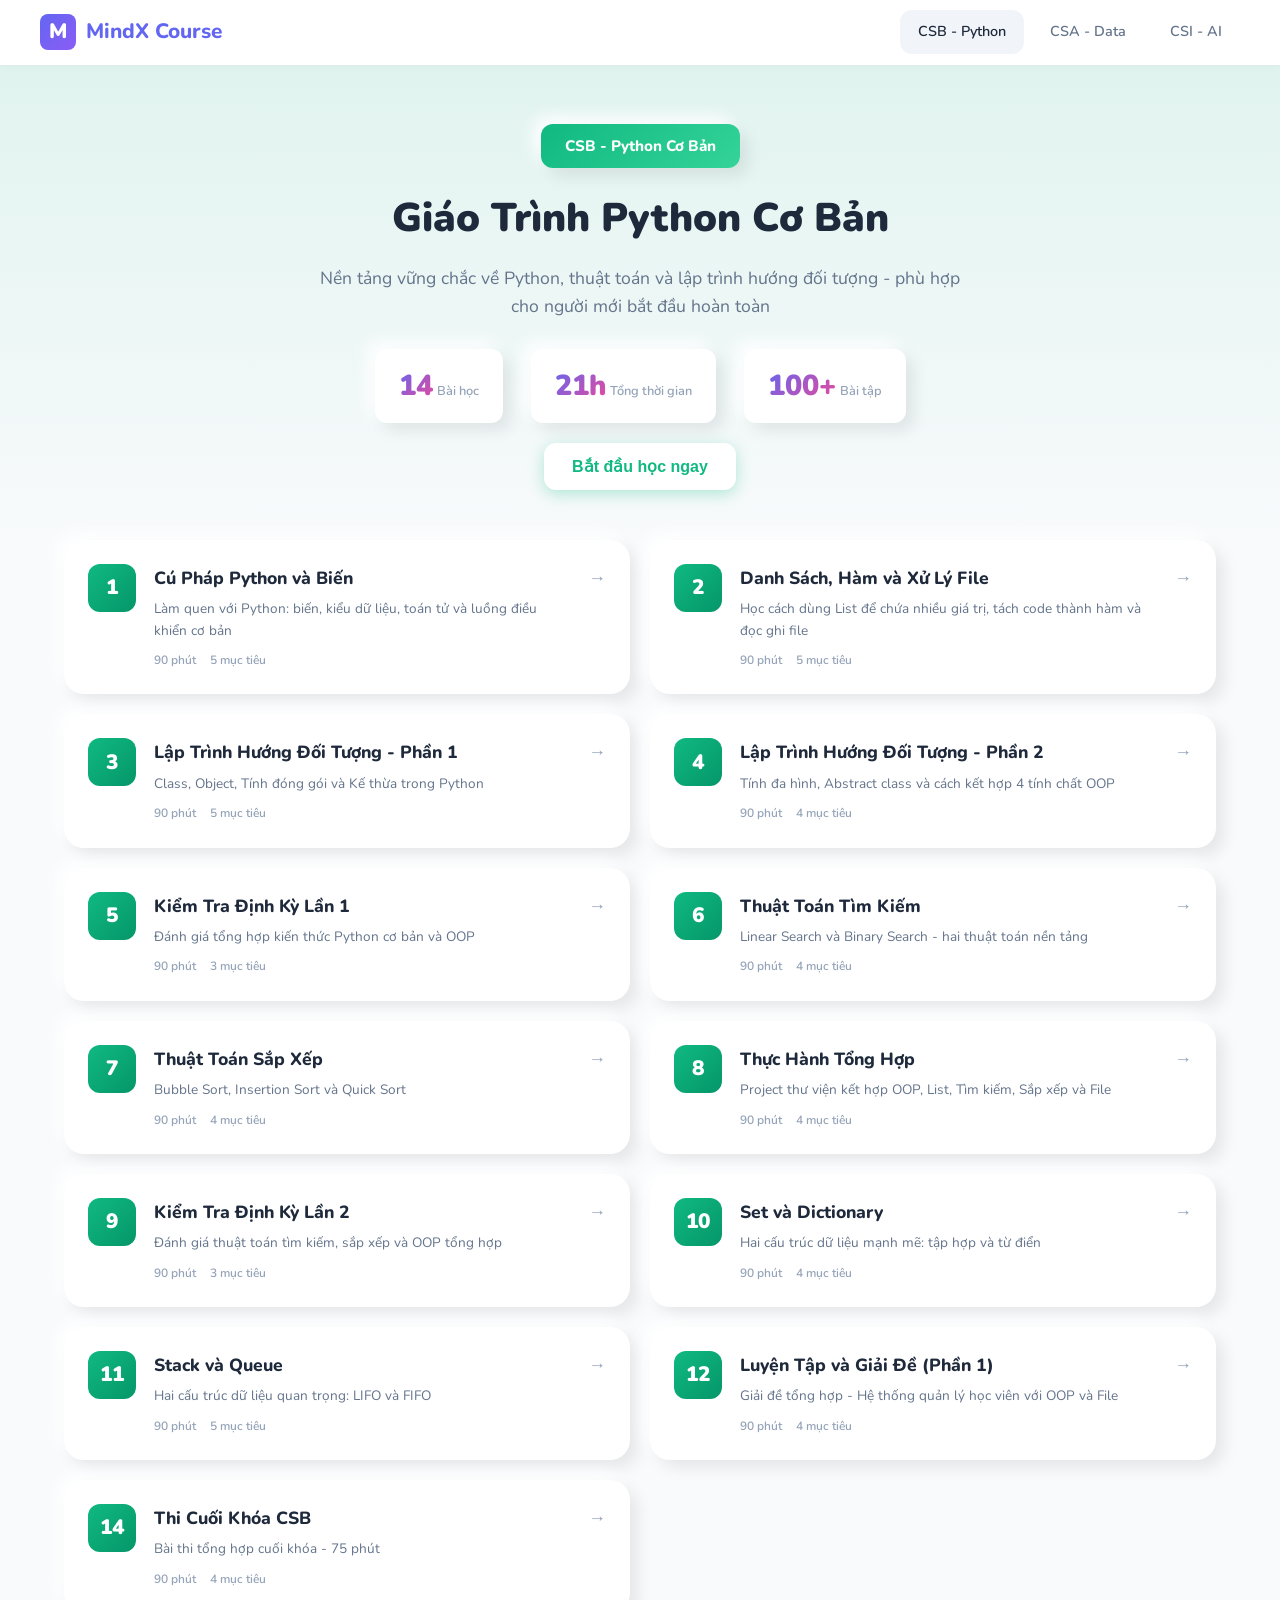
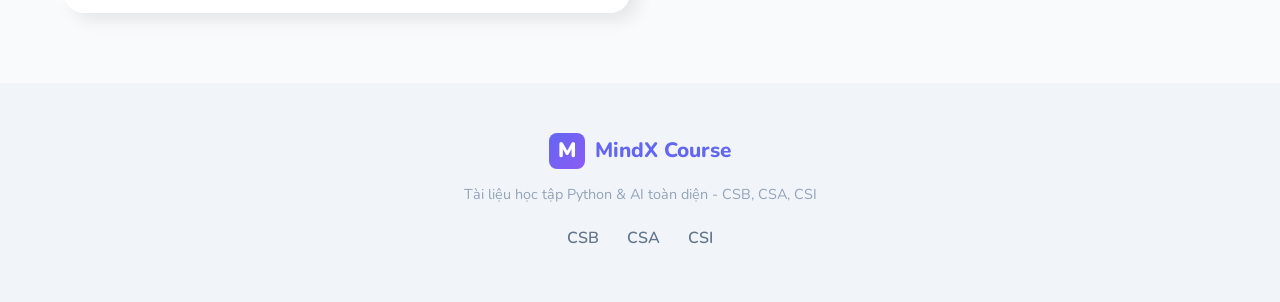
<file: docs/index.html>
<!DOCTYPE html>
<html lang="vi">
<head>
    <meta charset="UTF-8">
    <meta name="viewport" content="width=device-width, initial-scale=1.0">
    <title>MindX Course - Tài Liệu Học Tập</title>
    <link rel="stylesheet" href="css/style.css">
    <link rel="preconnect" href="https://fonts.googleapis.com">
    <link rel="preconnect" href="https://fonts.gstatic.com" crossorigin>
    <link href="https://fonts.googleapis.com/css2?family=Nunito:wght@400;500;600;700;800;900&family=Fira+Code:wght@400;500;600&display=swap" rel="stylesheet">
</head>
<body>
    <nav class="navbar">
        <div class="nav-container">
            <div class="nav-brand">
                <span class="brand-icon">M</span>
                <span class="brand-text">MindX Course</span>
            </div>
            <button class="mobile-menu-btn" onclick="toggleMobileMenu()">
                <span></span>
                <span></span>
                <span></span>
            </button>
            <div class="nav-links" id="navLinks">
                <a href="#csb" class="nav-link active" data-course="csb">CSB - Python</a>
                <a href="#csa" class="nav-link" data-course="csa">CSA - Data</a>
                <a href="#csi" class="nav-link" data-course="csi">CSI - AI</a>
            </div>
        </div>
    </nav>

    <main class="main-content">
        <!-- CSB Course - Trang mặc định -->
        <section id="csb" class="page-section active">
            <div class="course-header csb">
                <span class="course-badge">CSB - Python Cơ Bản</span>
                <h1>Giáo Trình Python Cơ Bản</h1>
                <p>Nền tảng vững chắc về Python, thuật toán và lập trình hướng đối tượng - phù hợp cho người mới bắt đầu hoàn toàn</p>
                <div class="course-stats">
                    <div class="course-stat">
                        <span class="course-stat-number">14</span>
                        <span class="course-stat-label">Bài học</span>
                    </div>
                    <div class="course-stat">
                        <span class="course-stat-number">21h</span>
                        <span class="course-stat-label">Tổng thời gian</span>
                    </div>
                    <div class="course-stat">
                        <span class="course-stat-number">100+</span>
                        <span class="course-stat-label">Bài tập</span>
                    </div>
                </div>
                <button class="btn-start-lesson csb" onclick="openLesson('csb', 1)">
                    Bắt đầu học ngay
                </button>
            </div>
            <div class="lessons-grid" id="csb-lessons"></div>
        </section>

        <!-- CSA Course -->
        <section id="csa" class="page-section">
            <div class="course-header csa">
                <span class="course-badge">CSA - Data Science</span>
                <h1>Giáo Trình Data Science</h1>
                <p>Phân tích dữ liệu với pandas, trực quan hóa và Machine Learning thực chiến</p>
                <div class="course-stats">
                    <div class="course-stat">
                        <span class="course-stat-number">8</span>
                        <span class="course-stat-label">Bài học</span>
                    </div>
                    <div class="course-stat">
                        <span class="course-stat-number">12h</span>
                        <span class="course-stat-label">Tổng thời gian</span>
                    </div>
                    <div class="course-stat">
                        <span class="course-stat-number">50+</span>
                        <span class="course-stat-label">Bài tập</span>
                    </div>
                </div>
                <button class="btn-start-lesson csa" onclick="openLesson('csa', 1)">
                    Bắt đầu học ngay
                </button>
            </div>
            <div class="lessons-grid" id="csa-lessons"></div>
        </section>

        <!-- CSI Course -->
        <section id="csi" class="page-section">
            <div class="course-header csi">
                <span class="course-badge">CSI - AI & Deep Learning</span>
                <h1>Giáo Trình AI & Deep Learning</h1>
                <p>Neural Networks, Computer Vision, NLP và các ứng dụng AI hiện đại</p>
                <div class="course-stats">
                    <div class="course-stat">
                        <span class="course-stat-number">14</span>
                        <span class="course-stat-label">Bài học</span>
                    </div>
                    <div class="course-stat">
                        <span class="course-stat-number">21h</span>
                        <span class="course-stat-label">Tổng thời gian</span>
                    </div>
                    <div class="course-stat">
                        <span class="course-stat-number">60+</span>
                        <span class="course-stat-label">Bài tập</span>
                    </div>
                </div>
                <button class="btn-start-lesson csi" onclick="openLesson('csi', 1)">
                    Bắt đầu học ngay
                </button>
            </div>
            <div class="lessons-grid" id="csi-lessons"></div>
        </section>

        <!-- Chi tiết bài học -->
        <section id="lesson-detail" class="page-section">
            <div class="lesson-container" id="lesson-container"></div>
        </section>
    </main>

    <footer class="footer">
        <div class="footer-brand">
            <span class="brand-icon">M</span>
            <span>MindX Course</span>
        </div>
        <p>Tài liệu học tập Python & AI toàn diện - CSB, CSA, CSI</p>
        <div class="footer-links">
            <a href="#csb" onclick="navigateTo('csb')">CSB</a>
            <a href="#csa" onclick="navigateTo('csa')">CSA</a>
            <a href="#csi" onclick="navigateTo('csi')">CSI</a>
        </div>
    </footer>

    <script src="js/data.js"></script>
    <script src="js/app.js"></script>
</body>
</html>
</file>
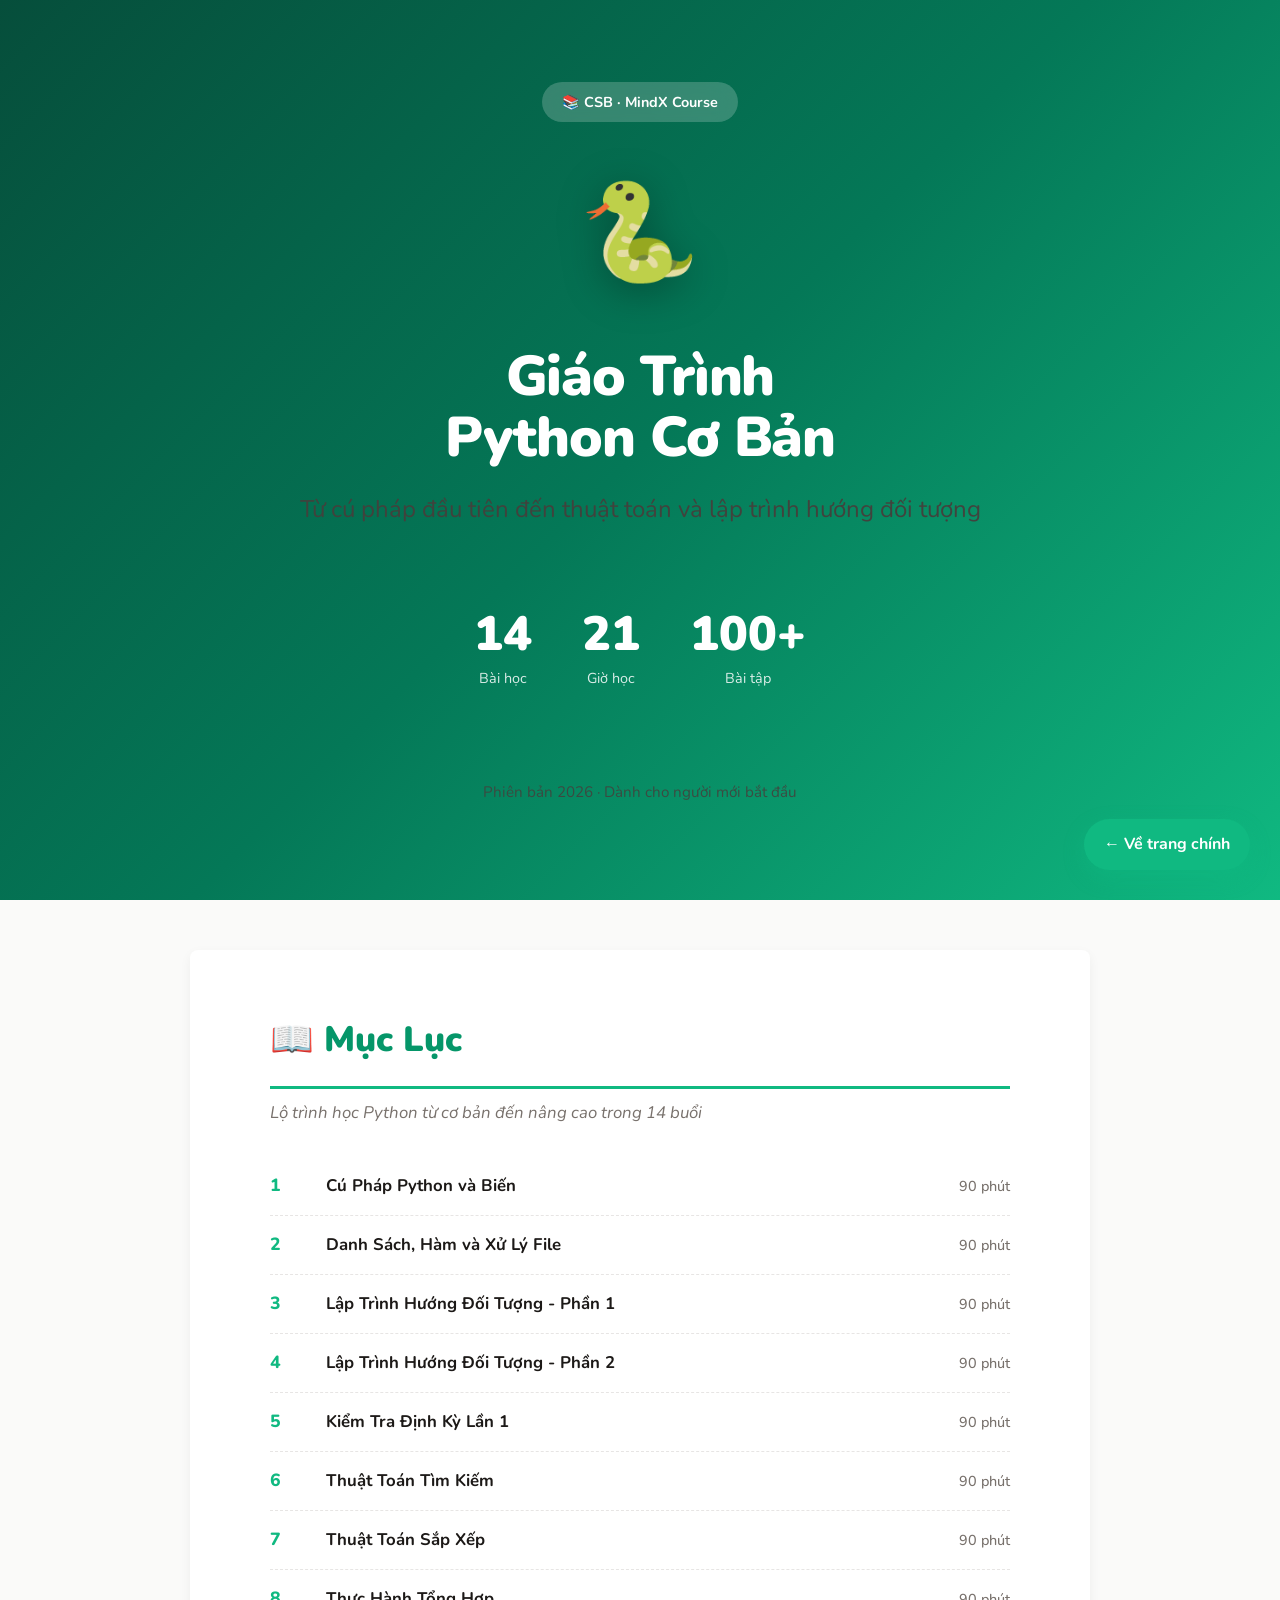
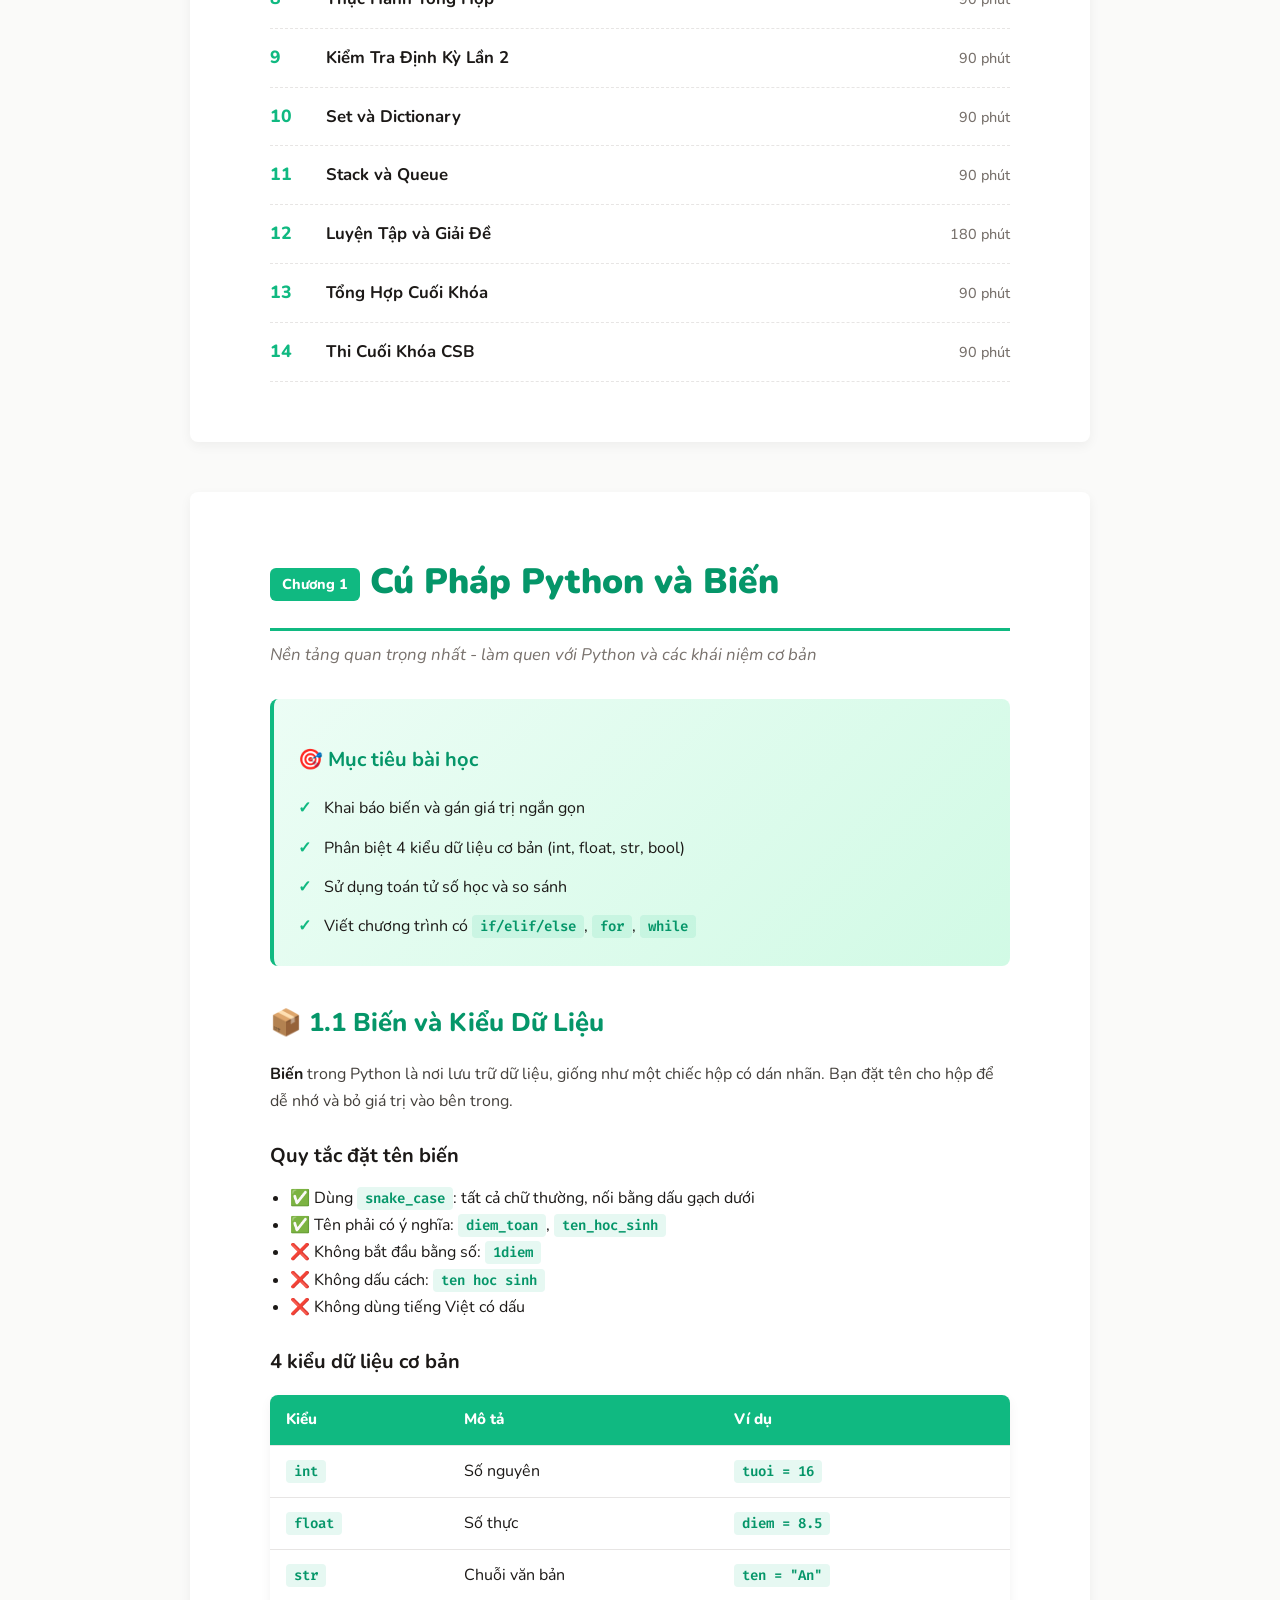
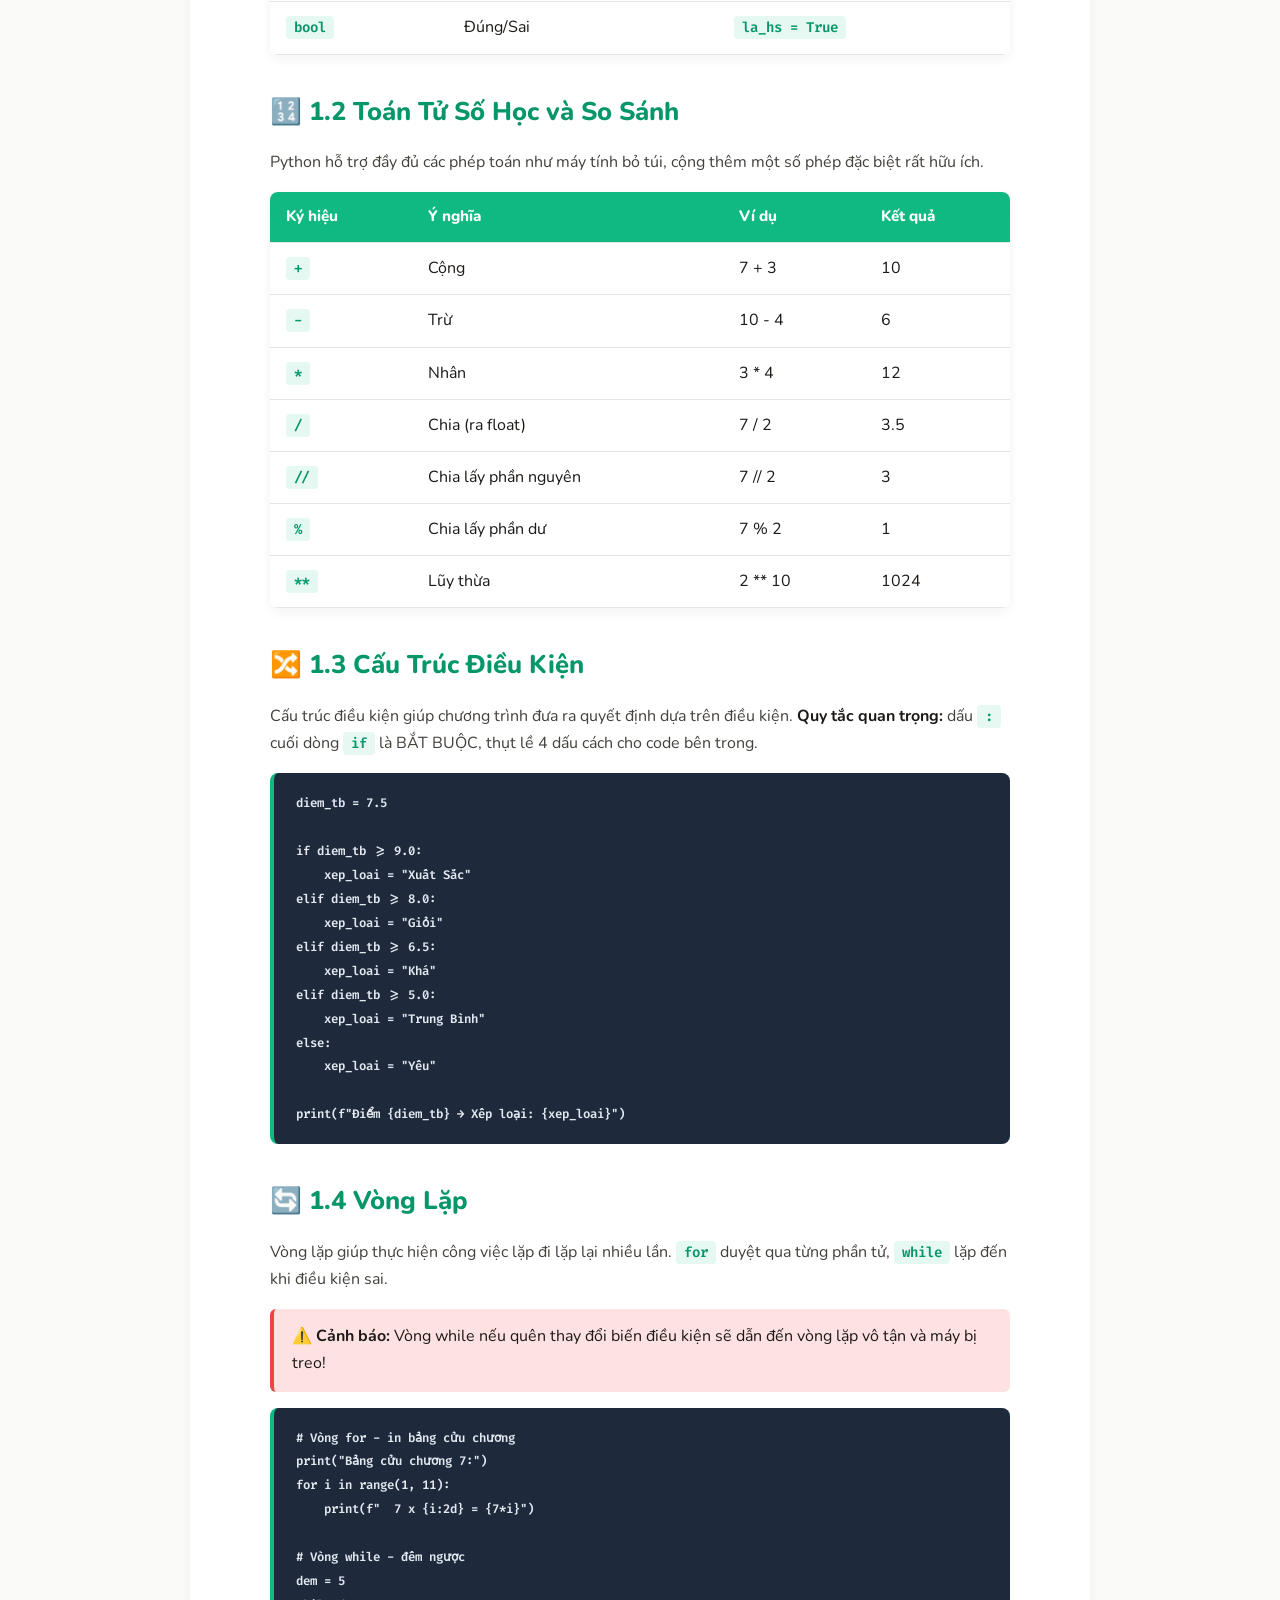
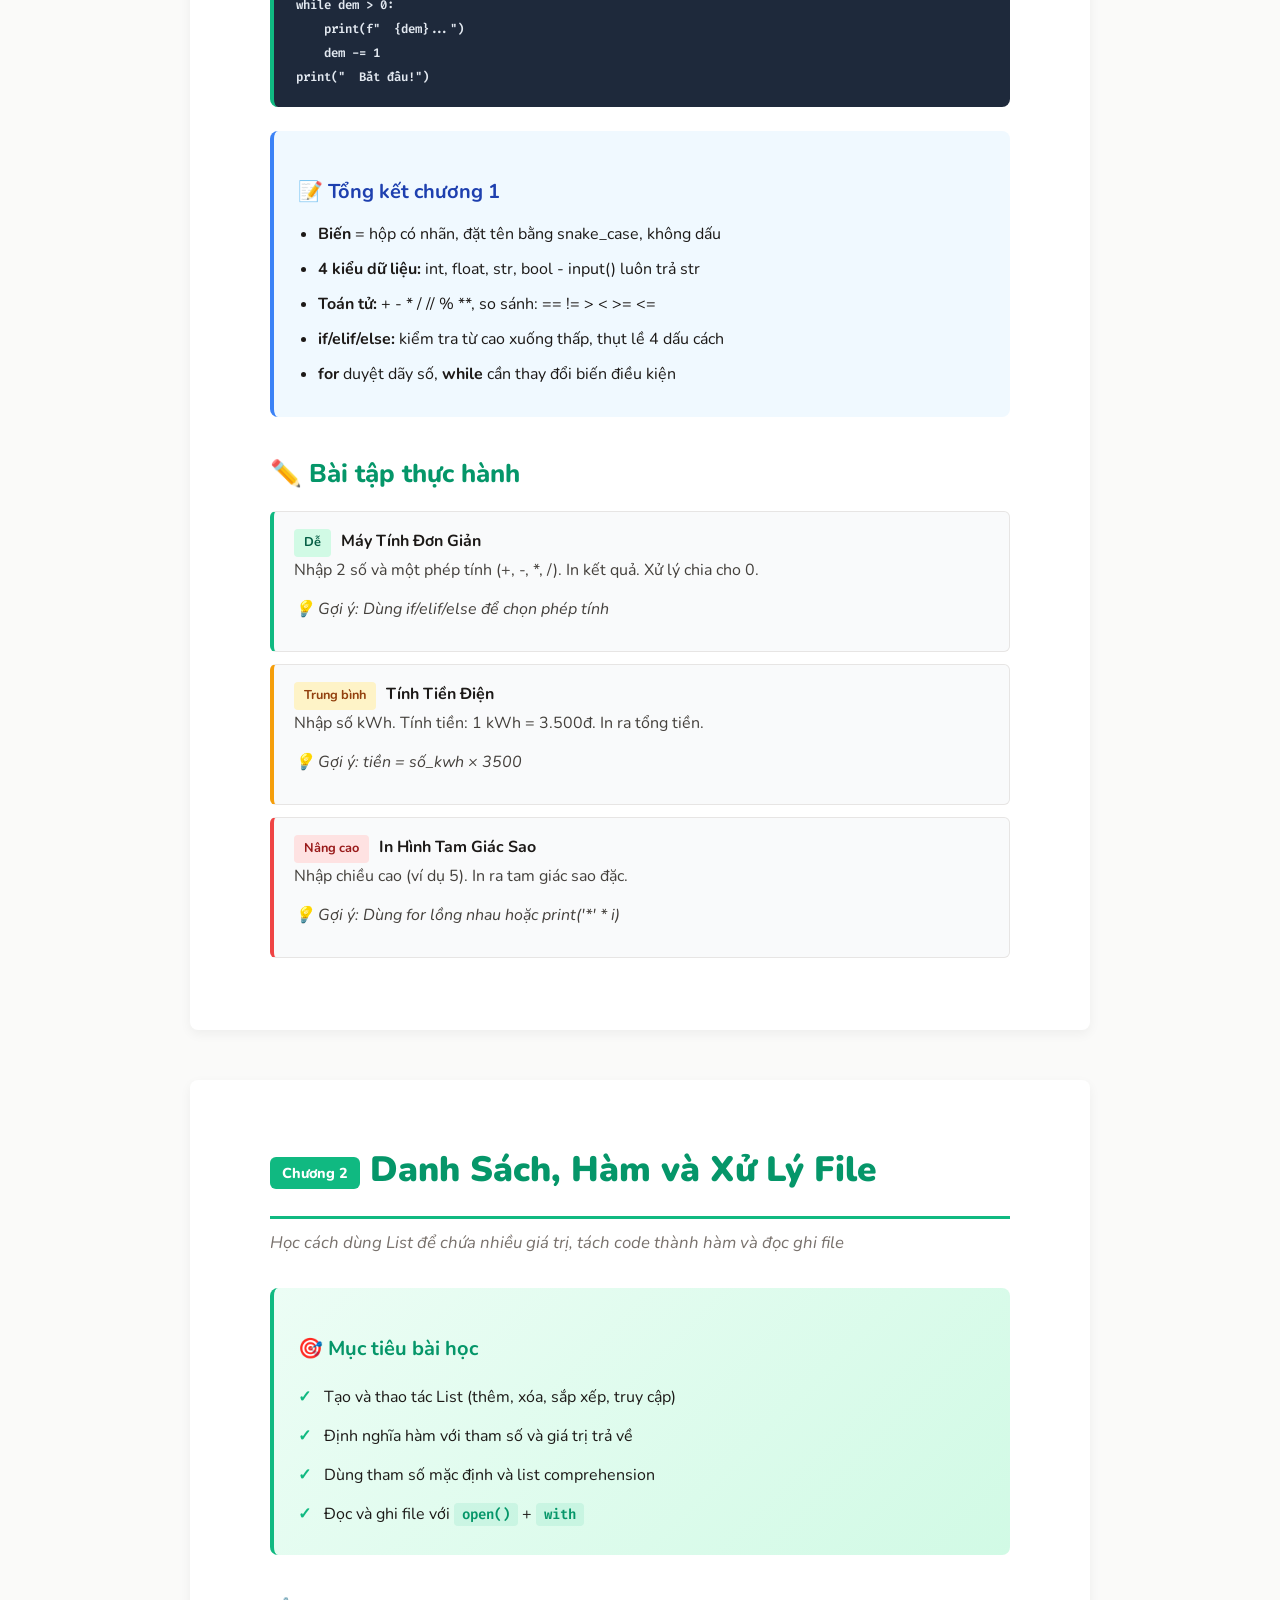
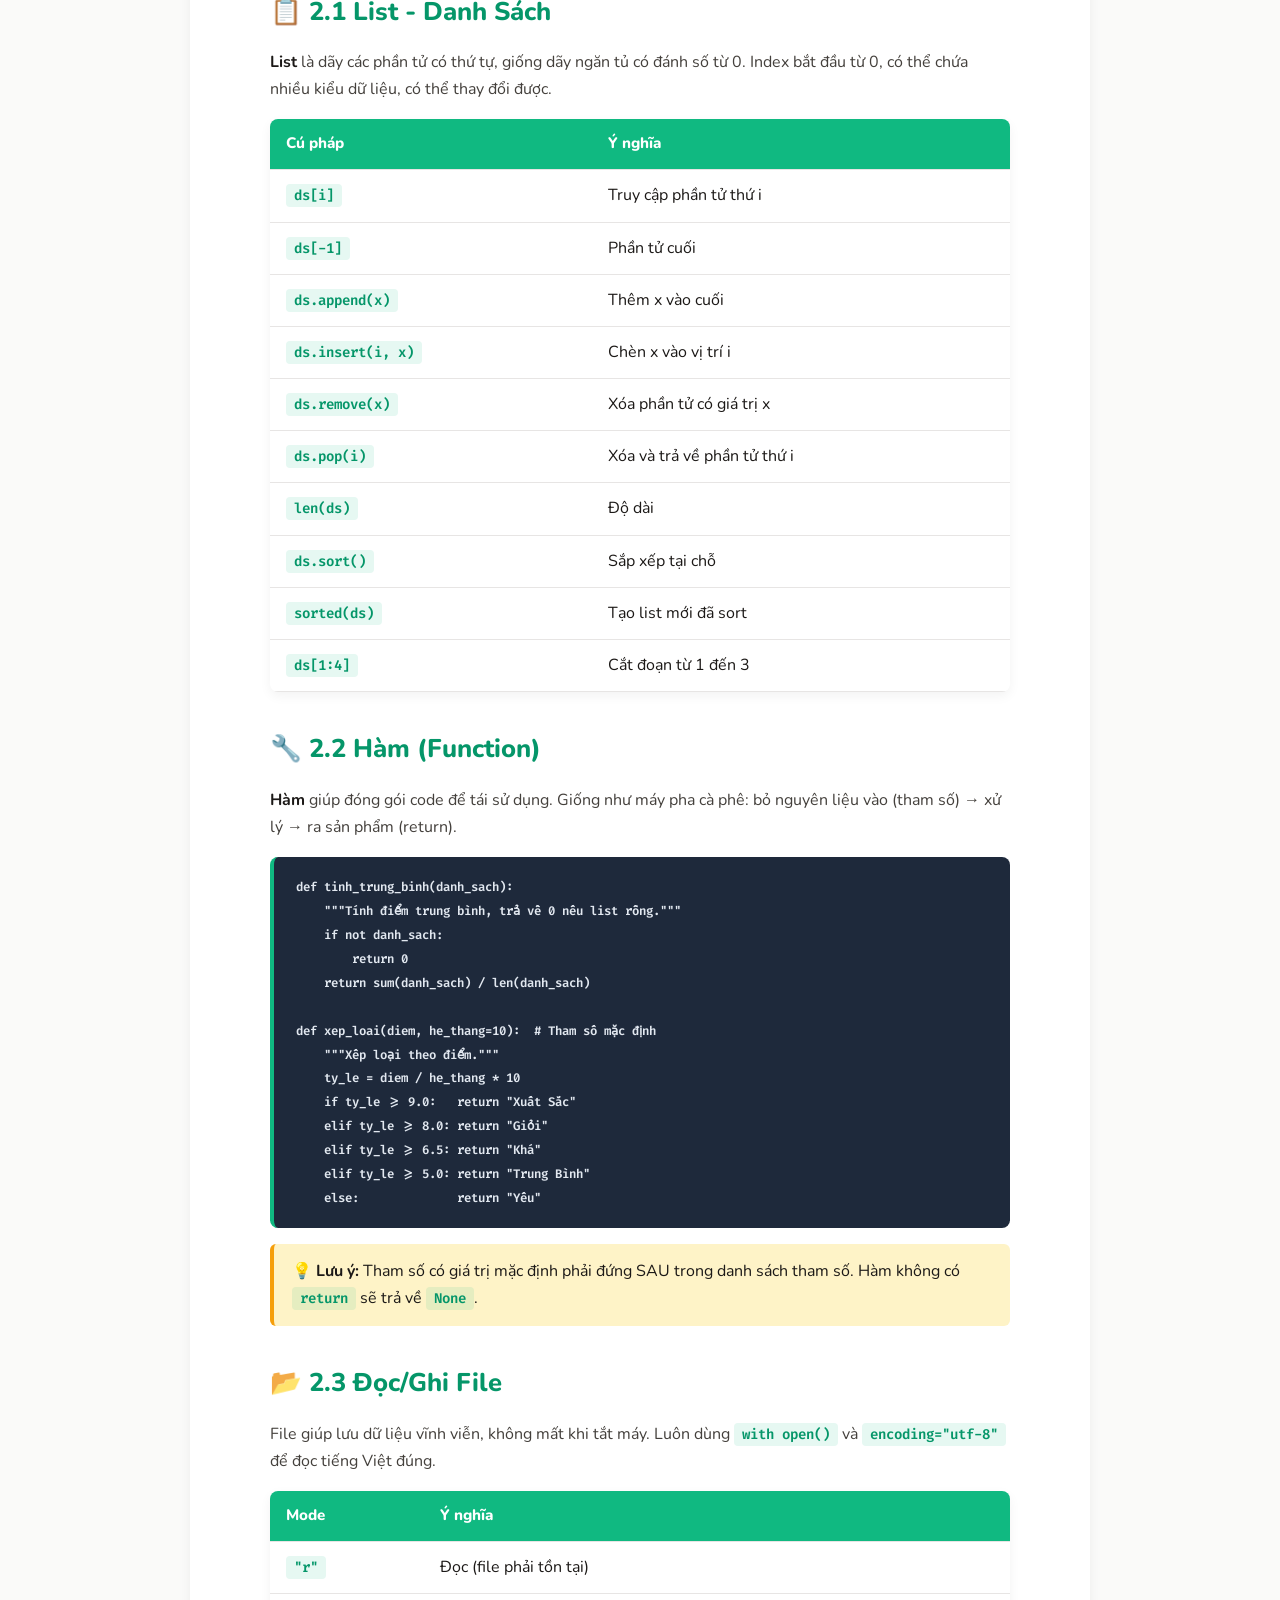
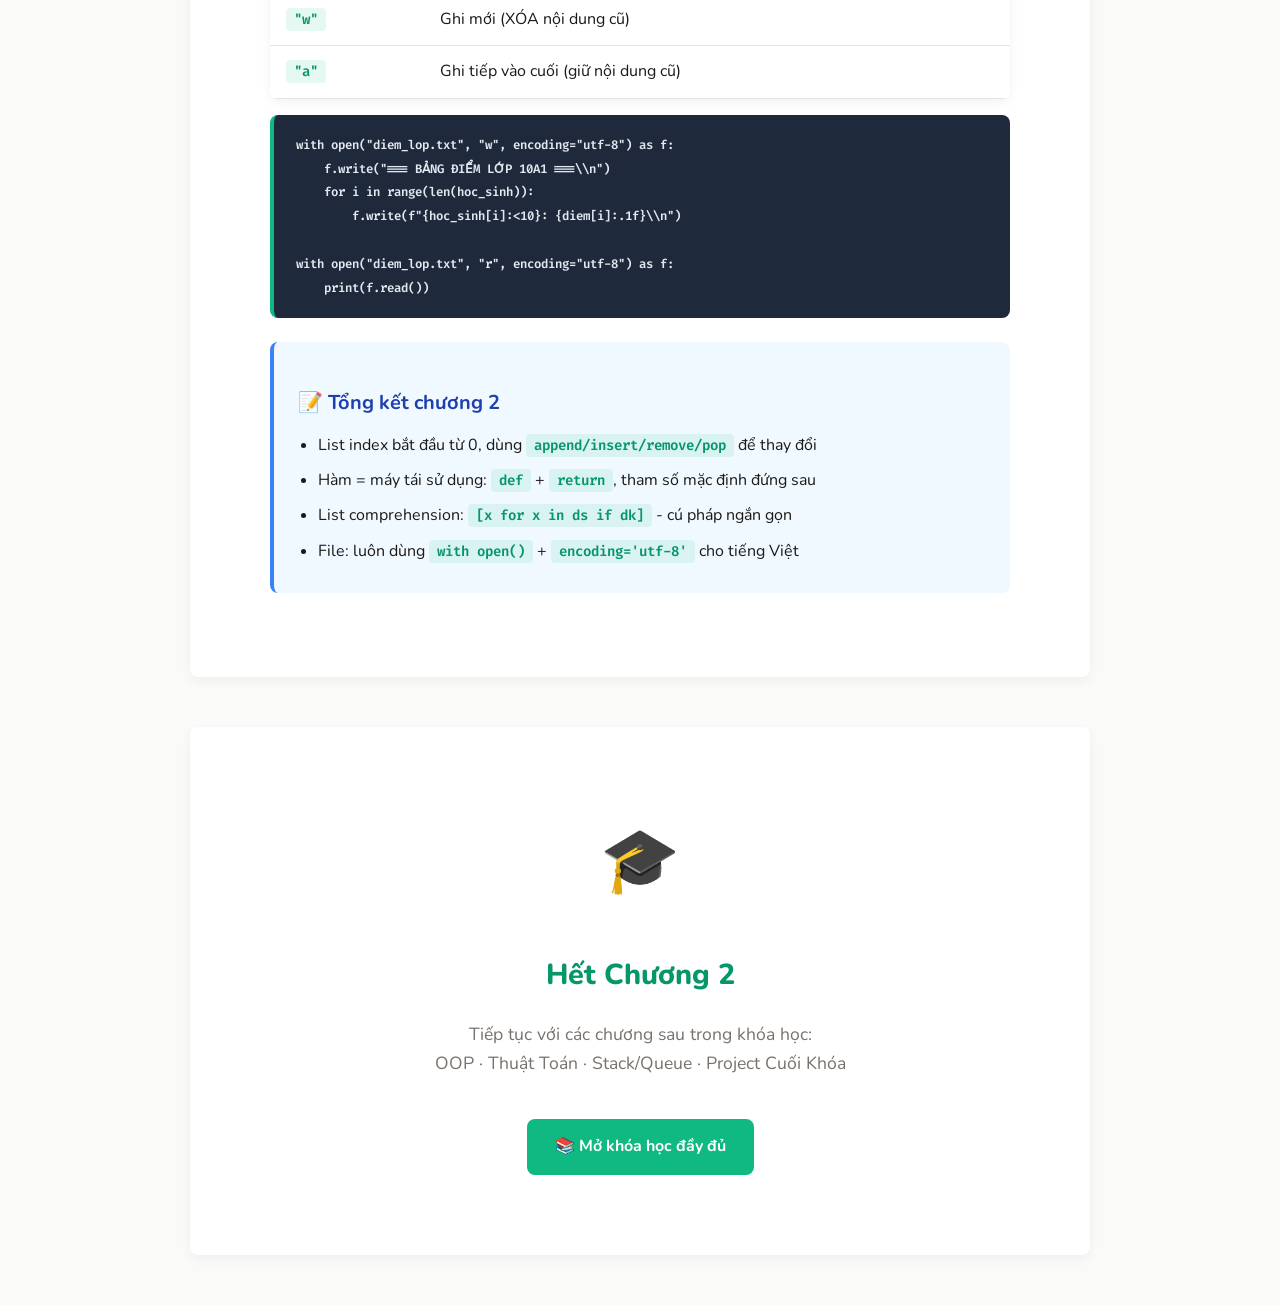
<file: docs/python-co-ban.html>
<!DOCTYPE html>
<html lang="vi">
<head>
    <meta charset="UTF-8">
    <meta name="viewport" content="width=device-width, initial-scale=1.0">
    <title>Giáo Trình Python Cơ Bản - CSB | MindX Course</title>
    <link rel="preconnect" href="https://fonts.googleapis.com">
    <link rel="preconnect" href="https://fonts.gstatic.com" crossorigin>
    <link href="https://fonts.googleapis.com/css2?family=Nunito:wght@400;500;600;700;800;900&family=Fira+Code:wght@400;500;600&display=swap" rel="stylesheet">
    <style>
        :root {
            --primary: #10b981;
            --primary-dark: #059669;
            --primary-light: #34d399;
            --accent: #f59e0b;
            --red: #ef4444;
            --bg: #fafaf9;
            --paper: #ffffff;
            --ink: #1c1917;
            --ink-soft: #44403c;
            --muted: #78716c;
            --border: #e7e5e4;
            --shadow: 0 4px 12px rgba(0, 0, 0, 0.05);
        }

        * { margin: 0; padding: 0; box-sizing: border-box; }

        body {
            font-family: 'Nunito', -apple-system, sans-serif;
            background: var(--bg);
            color: var(--ink);
            line-height: 1.7;
        }

        /* ===== Cover Page ===== */
        .book-cover {
            min-height: 100vh;
            background: linear-gradient(135deg, #064e3b 0%, #047857 50%, #10b981 100%);
            color: white;
            display: flex;
            flex-direction: column;
            justify-content: center;
            align-items: center;
            padding: 60px 40px;
            text-align: center;
            page-break-after: always;
        }

        .cover-badge {
            background: rgba(255, 255, 255, 0.2);
            padding: 8px 20px;
            border-radius: 30px;
            font-weight: 700;
            font-size: 0.9rem;
            margin-bottom: 30px;
            backdrop-filter: blur(10px);
        }

        .cover-icon {
            font-size: 6rem;
            margin-bottom: 30px;
            filter: drop-shadow(0 8px 20px rgba(0,0,0,0.3));
        }

        .cover-title {
            font-size: 3.5rem;
            font-weight: 900;
            margin-bottom: 20px;
            line-height: 1.1;
            letter-spacing: -0.02em;
        }

        .cover-subtitle {
            font-size: 1.5rem;
            font-weight: 400;
            opacity: 0.95;
            max-width: 700px;
            margin-bottom: 40px;
        }

        .cover-meta {
            display: flex;
            gap: 50px;
            margin: 40px 0;
        }

        .cover-meta-item {
            text-align: center;
        }

        .cover-meta-num {
            font-size: 3rem;
            font-weight: 900;
            line-height: 1;
        }

        .cover-meta-label {
            font-size: 0.9rem;
            opacity: 0.85;
            margin-top: 8px;
        }

        .cover-footer {
            margin-top: 50px;
            font-size: 0.95rem;
            opacity: 0.85;
        }

        /* ===== Page Container ===== */
        .page {
            max-width: 900px;
            margin: 50px auto;
            background: var(--paper);
            padding: 60px 80px;
            border-radius: 8px;
            box-shadow: var(--shadow);
            page-break-after: always;
        }

        .page-title {
            font-size: 2.2rem;
            font-weight: 900;
            color: var(--primary-dark);
            border-bottom: 3px solid var(--primary);
            padding-bottom: 16px;
            margin-bottom: 30px;
        }

        .page-subtitle {
            font-size: 1.05rem;
            color: var(--muted);
            margin-top: -20px;
            margin-bottom: 30px;
            font-style: italic;
        }

        .chapter-num {
            display: inline-block;
            background: var(--primary);
            color: white;
            padding: 4px 12px;
            border-radius: 6px;
            font-weight: 800;
            font-size: 0.9rem;
            margin-right: 10px;
            vertical-align: middle;
        }

        /* ===== Table of Contents ===== */
        .toc-list {
            list-style: none;
            padding: 0;
        }

        .toc-list li {
            display: flex;
            align-items: baseline;
            padding: 14px 0;
            border-bottom: 1px dashed var(--border);
            gap: 16px;
        }

        .toc-num {
            color: var(--primary);
            font-weight: 800;
            min-width: 40px;
            font-size: 1.1rem;
        }

        .toc-title {
            flex: 1;
            font-weight: 700;
            font-size: 1.05rem;
        }

        .toc-time {
            color: var(--muted);
            font-size: 0.9rem;
            font-weight: 500;
        }

        /* ===== Headings ===== */
        h2 {
            font-size: 1.6rem;
            font-weight: 800;
            color: var(--primary-dark);
            margin: 35px 0 16px;
            display: flex;
            align-items: center;
            gap: 10px;
        }

        h3 {
            font-size: 1.25rem;
            font-weight: 700;
            color: var(--ink);
            margin: 24px 0 12px;
        }

        h4 {
            font-size: 1.05rem;
            font-weight: 700;
            color: var(--ink-soft);
            margin: 18px 0 8px;
        }

        p {
            margin-bottom: 12px;
            color: var(--ink-soft);
        }

        strong { color: var(--ink); font-weight: 700; }

        /* ===== Code Blocks ===== */
        pre {
            background: #1e293b;
            color: #e2e8f0;
            padding: 18px 22px;
            border-radius: 8px;
            overflow-x: auto;
            font-family: 'Fira Code', monospace;
            font-size: 0.88rem;
            line-height: 1.7;
            margin: 16px 0;
            border-left: 4px solid var(--primary);
        }

        code {
            background: rgba(16, 185, 129, 0.1);
            color: var(--primary-dark);
            padding: 2px 8px;
            border-radius: 4px;
            font-family: 'Fira Code', monospace;
            font-size: 0.88em;
            font-weight: 600;
        }

        pre code {
            background: transparent;
            color: inherit;
            padding: 0;
            border-radius: 0;
        }

        /* ===== Tables ===== */
        table {
            width: 100%;
            border-collapse: collapse;
            margin: 16px 0;
            background: white;
            border-radius: 8px;
            overflow: hidden;
            box-shadow: var(--shadow);
        }

        thead {
            background: var(--primary);
            color: white;
        }

        th, td {
            padding: 12px 16px;
            text-align: left;
            border-bottom: 1px solid var(--border);
        }

        th {
            font-weight: 800;
            font-size: 0.95rem;
        }

        tbody tr:hover {
            background: rgba(16, 185, 129, 0.05);
        }

        /* ===== Notes and Highlights ===== */
        .note {
            background: #fef3c7;
            border-left: 4px solid var(--accent);
            padding: 14px 18px;
            border-radius: 6px;
            margin: 16px 0;
        }

        .warning {
            background: #fee2e2;
            border-left: 4px solid var(--red);
            padding: 14px 18px;
            border-radius: 6px;
            margin: 16px 0;
        }

        /* ===== Objectives Section ===== */
        .objectives-box {
            background: linear-gradient(135deg, #ecfdf5 0%, #d1fae5 100%);
            border-left: 4px solid var(--primary);
            padding: 20px 24px;
            border-radius: 8px;
            margin: 20px 0;
        }

        .objectives-box h3 {
            color: var(--primary-dark);
            margin-bottom: 12px;
        }

        .objectives-box ul {
            list-style: none;
            padding: 0;
        }

        .objectives-box li {
            padding: 6px 0;
            padding-left: 26px;
            position: relative;
        }

        .objectives-box li::before {
            content: "✓";
            position: absolute;
            left: 0;
            color: var(--primary);
            font-weight: 800;
        }

        /* ===== Exercise Cards ===== */
        .exercise-card {
            background: #f9fafb;
            border: 1px solid var(--border);
            border-left: 4px solid var(--primary);
            padding: 16px 20px;
            border-radius: 6px;
            margin: 12px 0;
        }

        .exercise-card.medium { border-left-color: var(--accent); }
        .exercise-card.hard { border-left-color: var(--red); }

        .difficulty {
            display: inline-block;
            padding: 3px 10px;
            border-radius: 4px;
            font-size: 0.8rem;
            font-weight: 700;
            margin-right: 10px;
        }

        .difficulty.easy { background: #d1fae5; color: #065f46; }
        .difficulty.medium { background: #fef3c7; color: #92400e; }
        .difficulty.hard { background: #fee2e2; color: #991b1b; }

        /* ===== Summary Section ===== */
        .summary-box {
            background: #f0f9ff;
            border-left: 4px solid #3b82f6;
            padding: 20px 24px;
            border-radius: 8px;
            margin: 24px 0;
        }

        .summary-box h3 {
            color: #1e40af;
            margin-bottom: 12px;
        }

        .summary-box ul {
            padding-left: 20px;
        }

        .summary-box li {
            margin-bottom: 8px;
        }

        /* ===== Print friendly ===== */
        @media print {
            body { background: white; }
            .page {
                box-shadow: none;
                margin: 0;
                padding: 30px;
            }
            .book-cover {
                min-height: auto;
                padding: 80px 40px;
            }
        }

        /* ===== Back to course link ===== */
        .back-link {
            position: fixed;
            bottom: 30px;
            right: 30px;
            background: var(--primary);
            color: white;
            padding: 12px 20px;
            border-radius: 50px;
            text-decoration: none;
            font-weight: 700;
            box-shadow: 0 8px 20px rgba(16, 185, 129, 0.4);
            z-index: 100;
        }

        .back-link:hover {
            background: var(--primary-dark);
        }

        @media (max-width: 768px) {
            .page { padding: 30px 25px; margin: 20px 10px; }
            .cover-title { font-size: 2.2rem; }
            .cover-meta { gap: 25px; flex-wrap: wrap; }
        }
    </style>
</head>
<body>

<!-- ===== BÌA SÁCH ===== -->
<div class="book-cover">
    <span class="cover-badge">📚 CSB · MindX Course</span>
    <div class="cover-icon">🐍</div>
    <h1 class="cover-title">Giáo Trình<br>Python Cơ Bản</h1>
    <p class="cover-subtitle">Từ cú pháp đầu tiên đến thuật toán và lập trình hướng đối tượng</p>
    <div class="cover-meta">
        <div class="cover-meta-item">
            <div class="cover-meta-num">14</div>
            <div class="cover-meta-label">Bài học</div>
        </div>
        <div class="cover-meta-item">
            <div class="cover-meta-num">21</div>
            <div class="cover-meta-label">Giờ học</div>
        </div>
        <div class="cover-meta-item">
            <div class="cover-meta-num">100+</div>
            <div class="cover-meta-label">Bài tập</div>
        </div>
    </div>
    <p class="cover-footer">Phiên bản 2026 · Dành cho người mới bắt đầu</p>
</div>

<!-- ===== MỤC LỤC ===== -->
<div class="page">
    <h1 class="page-title">📖 Mục Lục</h1>
    <p class="page-subtitle">Lộ trình học Python từ cơ bản đến nâng cao trong 14 buổi</p>

    <ul class="toc-list">
        <li><span class="toc-num">1</span><span class="toc-title">Cú Pháp Python và Biến</span><span class="toc-time">90 phút</span></li>
        <li><span class="toc-num">2</span><span class="toc-title">Danh Sách, Hàm và Xử Lý File</span><span class="toc-time">90 phút</span></li>
        <li><span class="toc-num">3</span><span class="toc-title">Lập Trình Hướng Đối Tượng - Phần 1</span><span class="toc-time">90 phút</span></li>
        <li><span class="toc-num">4</span><span class="toc-title">Lập Trình Hướng Đối Tượng - Phần 2</span><span class="toc-time">90 phút</span></li>
        <li><span class="toc-num">5</span><span class="toc-title">Kiểm Tra Định Kỳ Lần 1</span><span class="toc-time">90 phút</span></li>
        <li><span class="toc-num">6</span><span class="toc-title">Thuật Toán Tìm Kiếm</span><span class="toc-time">90 phút</span></li>
        <li><span class="toc-num">7</span><span class="toc-title">Thuật Toán Sắp Xếp</span><span class="toc-time">90 phút</span></li>
        <li><span class="toc-num">8</span><span class="toc-title">Thực Hành Tổng Hợp</span><span class="toc-time">90 phút</span></li>
        <li><span class="toc-num">9</span><span class="toc-title">Kiểm Tra Định Kỳ Lần 2</span><span class="toc-time">90 phút</span></li>
        <li><span class="toc-num">10</span><span class="toc-title">Set và Dictionary</span><span class="toc-time">90 phút</span></li>
        <li><span class="toc-num">11</span><span class="toc-title">Stack và Queue</span><span class="toc-time">90 phút</span></li>
        <li><span class="toc-num">12</span><span class="toc-title">Luyện Tập và Giải Đề</span><span class="toc-time">180 phút</span></li>
        <li><span class="toc-num">13</span><span class="toc-title">Tổng Hợp Cuối Khóa</span><span class="toc-time">90 phút</span></li>
        <li><span class="toc-num">14</span><span class="toc-title">Thi Cuối Khóa CSB</span><span class="toc-time">90 phút</span></li>
    </ul>
</div>

<!-- ===== CHƯƠNG 1 ===== -->
<div class="page">
    <h1 class="page-title"><span class="chapter-num">Chương 1</span>Cú Pháp Python và Biến</h1>
    <p class="page-subtitle">Nền tảng quan trọng nhất - làm quen với Python và các khái niệm cơ bản</p>

    <div class="objectives-box">
        <h3>🎯 Mục tiêu bài học</h3>
        <ul>
            <li>Khai báo biến và gán giá trị ngắn gọn</li>
            <li>Phân biệt 4 kiểu dữ liệu cơ bản (int, float, str, bool)</li>
            <li>Sử dụng toán tử số học và so sánh</li>
            <li>Viết chương trình có <code>if/elif/else</code>, <code>for</code>, <code>while</code></li>
        </ul>
    </div>

    <h2>📦 1.1 Biến và Kiểu Dữ Liệu</h2>
    <p><strong>Biến</strong> trong Python là nơi lưu trữ dữ liệu, giống như một chiếc hộp có dán nhãn. Bạn đặt tên cho hộp để dễ nhớ và bỏ giá trị vào bên trong.</p>

    <h3>Quy tắc đặt tên biến</h3>
    <ul style="margin-left: 20px; margin-bottom: 16px;">
        <li>✅ Dùng <code>snake_case</code>: tất cả chữ thường, nối bằng dấu gạch dưới</li>
        <li>✅ Tên phải có ý nghĩa: <code>diem_toan</code>, <code>ten_hoc_sinh</code></li>
        <li>❌ Không bắt đầu bằng số: <code>1diem</code></li>
        <li>❌ Không dấu cách: <code>ten hoc sinh</code></li>
        <li>❌ Không dùng tiếng Việt có dấu</li>
    </ul>

    <h3>4 kiểu dữ liệu cơ bản</h3>
    <table>
        <thead>
            <tr><th>Kiểu</th><th>Mô tả</th><th>Ví dụ</th></tr>
        </thead>
        <tbody>
            <tr><td><code>int</code></td><td>Số nguyên</td><td><code>tuoi = 16</code></td></tr>
            <tr><td><code>float</code></td><td>Số thực</td><td><code>diem = 8.5</code></td></tr>
            <tr><td><code>str</code></td><td>Chuỗi văn bản</td><td><code>ten = "An"</code></td></tr>
            <tr><td><code>bool</code></td><td>Đúng/Sai</td><td><code>la_hs = True</code></td></tr>
        </tbody>
    </table>

    <h2>🔢 1.2 Toán Tử Số Học và So Sánh</h2>
    <p>Python hỗ trợ đầy đủ các phép toán như máy tính bỏ túi, cộng thêm một số phép đặc biệt rất hữu ích.</p>

    <table>
        <thead>
            <tr><th>Ký hiệu</th><th>Ý nghĩa</th><th>Ví dụ</th><th>Kết quả</th></tr>
        </thead>
        <tbody>
            <tr><td><code>+</code></td><td>Cộng</td><td>7 + 3</td><td>10</td></tr>
            <tr><td><code>-</code></td><td>Trừ</td><td>10 - 4</td><td>6</td></tr>
            <tr><td><code>*</code></td><td>Nhân</td><td>3 * 4</td><td>12</td></tr>
            <tr><td><code>/</code></td><td>Chia (ra float)</td><td>7 / 2</td><td>3.5</td></tr>
            <tr><td><code>//</code></td><td>Chia lấy phần nguyên</td><td>7 // 2</td><td>3</td></tr>
            <tr><td><code>%</code></td><td>Chia lấy phần dư</td><td>7 % 2</td><td>1</td></tr>
            <tr><td><code>**</code></td><td>Lũy thừa</td><td>2 ** 10</td><td>1024</td></tr>
        </tbody>
    </table>

    <h2>🔀 1.3 Cấu Trúc Điều Kiện</h2>
    <p>Cấu trúc điều kiện giúp chương trình đưa ra quyết định dựa trên điều kiện. <strong>Quy tắc quan trọng:</strong> dấu <code>:</code> cuối dòng <code>if</code> là BẮT BUỘC, thụt lề 4 dấu cách cho code bên trong.</p>

    <pre><code>diem_tb = 7.5

if diem_tb >= 9.0:
    xep_loai = "Xuất Sắc"
elif diem_tb >= 8.0:
    xep_loai = "Giỏi"
elif diem_tb >= 6.5:
    xep_loai = "Khá"
elif diem_tb >= 5.0:
    xep_loai = "Trung Bình"
else:
    xep_loai = "Yếu"

print(f"Điểm {diem_tb} → Xếp loại: {xep_loai}")</code></pre>

    <h2>🔄 1.4 Vòng Lặp</h2>
    <p>Vòng lặp giúp thực hiện công việc lặp đi lặp lại nhiều lần. <code>for</code> duyệt qua từng phần tử, <code>while</code> lặp đến khi điều kiện sai.</p>

    <div class="warning">
        ⚠️ <strong>Cảnh báo:</strong> Vòng while nếu quên thay đổi biến điều kiện sẽ dẫn đến vòng lặp vô tận và máy bị treo!
    </div>

    <pre><code># Vòng for - in bảng cửu chương
print("Bảng cửu chương 7:")
for i in range(1, 11):
    print(f"  7 x {i:2d} = {7*i}")

# Vòng while - đếm ngược
dem = 5
while dem > 0:
    print(f"  {dem}...")
    dem -= 1
print("  Bắt đầu!")</code></pre>

    <div class="summary-box">
        <h3>📝 Tổng kết chương 1</h3>
        <ul>
            <li><strong>Biến</strong> = hộp có nhãn, đặt tên bằng snake_case, không dấu</li>
            <li><strong>4 kiểu dữ liệu:</strong> int, float, str, bool - input() luôn trả str</li>
            <li><strong>Toán tử:</strong> + - * / // % **, so sánh: == != > < >= <=</li>
            <li><strong>if/elif/else:</strong> kiểm tra từ cao xuống thấp, thụt lề 4 dấu cách</li>
            <li><strong>for</strong> duyệt dãy số, <strong>while</strong> cần thay đổi biến điều kiện</li>
        </ul>
    </div>

    <h2>✏️ Bài tập thực hành</h2>

    <div class="exercise-card">
        <span class="difficulty easy">Dễ</span><strong>Máy Tính Đơn Giản</strong>
        <p>Nhập 2 số và một phép tính (+, -, *, /). In kết quả. Xử lý chia cho 0.</p>
        <p style="margin-top: 8px;"><em>💡 Gợi ý: Dùng if/elif/else để chọn phép tính</em></p>
    </div>

    <div class="exercise-card medium">
        <span class="difficulty medium">Trung bình</span><strong>Tính Tiền Điện</strong>
        <p>Nhập số kWh. Tính tiền: 1 kWh = 3.500đ. In ra tổng tiền.</p>
        <p style="margin-top: 8px;"><em>💡 Gợi ý: tiền = số_kwh × 3500</em></p>
    </div>

    <div class="exercise-card hard">
        <span class="difficulty hard">Nâng cao</span><strong>In Hình Tam Giác Sao</strong>
        <p>Nhập chiều cao (ví dụ 5). In ra tam giác sao đặc.</p>
        <p style="margin-top: 8px;"><em>💡 Gợi ý: Dùng for lồng nhau hoặc print('*' * i)</em></p>
    </div>
</div>

<!-- ===== CHƯƠNG 2 ===== -->
<div class="page">
    <h1 class="page-title"><span class="chapter-num">Chương 2</span>Danh Sách, Hàm và Xử Lý File</h1>
    <p class="page-subtitle">Học cách dùng List để chứa nhiều giá trị, tách code thành hàm và đọc ghi file</p>

    <div class="objectives-box">
        <h3>🎯 Mục tiêu bài học</h3>
        <ul>
            <li>Tạo và thao tác List (thêm, xóa, sắp xếp, truy cập)</li>
            <li>Định nghĩa hàm với tham số và giá trị trả về</li>
            <li>Dùng tham số mặc định và list comprehension</li>
            <li>Đọc và ghi file với <code>open()</code> + <code>with</code></li>
        </ul>
    </div>

    <h2>📋 2.1 List - Danh Sách</h2>
    <p><strong>List</strong> là dãy các phần tử có thứ tự, giống dãy ngăn tủ có đánh số từ 0. Index bắt đầu từ 0, có thể chứa nhiều kiểu dữ liệu, có thể thay đổi được.</p>

    <table>
        <thead>
            <tr><th>Cú pháp</th><th>Ý nghĩa</th></tr>
        </thead>
        <tbody>
            <tr><td><code>ds[i]</code></td><td>Truy cập phần tử thứ i</td></tr>
            <tr><td><code>ds[-1]</code></td><td>Phần tử cuối</td></tr>
            <tr><td><code>ds.append(x)</code></td><td>Thêm x vào cuối</td></tr>
            <tr><td><code>ds.insert(i, x)</code></td><td>Chèn x vào vị trí i</td></tr>
            <tr><td><code>ds.remove(x)</code></td><td>Xóa phần tử có giá trị x</td></tr>
            <tr><td><code>ds.pop(i)</code></td><td>Xóa và trả về phần tử thứ i</td></tr>
            <tr><td><code>len(ds)</code></td><td>Độ dài</td></tr>
            <tr><td><code>ds.sort()</code></td><td>Sắp xếp tại chỗ</td></tr>
            <tr><td><code>sorted(ds)</code></td><td>Tạo list mới đã sort</td></tr>
            <tr><td><code>ds[1:4]</code></td><td>Cắt đoạn từ 1 đến 3</td></tr>
        </tbody>
    </table>

    <h2>🔧 2.2 Hàm (Function)</h2>
    <p><strong>Hàm</strong> giúp đóng gói code để tái sử dụng. Giống như máy pha cà phê: bỏ nguyên liệu vào (tham số) → xử lý → ra sản phẩm (return).</p>

    <pre><code>def tinh_trung_binh(danh_sach):
    """Tính điểm trung bình, trả về 0 nếu list rỗng."""
    if not danh_sach:
        return 0
    return sum(danh_sach) / len(danh_sach)

def xep_loai(diem, he_thang=10):  # Tham số mặc định
    """Xếp loại theo điểm."""
    ty_le = diem / he_thang * 10
    if ty_le >= 9.0:   return "Xuất Sắc"
    elif ty_le >= 8.0: return "Giỏi"
    elif ty_le >= 6.5: return "Khá"
    elif ty_le >= 5.0: return "Trung Bình"
    else:              return "Yếu"</code></pre>

    <div class="note">
        💡 <strong>Lưu ý:</strong> Tham số có giá trị mặc định phải đứng SAU trong danh sách tham số. Hàm không có <code>return</code> sẽ trả về <code>None</code>.
    </div>

    <h2>📂 2.3 Đọc/Ghi File</h2>
    <p>File giúp lưu dữ liệu vĩnh viễn, không mất khi tắt máy. Luôn dùng <code>with open()</code> và <code>encoding="utf-8"</code> để đọc tiếng Việt đúng.</p>

    <table>
        <thead>
            <tr><th>Mode</th><th>Ý nghĩa</th></tr>
        </thead>
        <tbody>
            <tr><td><code>"r"</code></td><td>Đọc (file phải tồn tại)</td></tr>
            <tr><td><code>"w"</code></td><td>Ghi mới (XÓA nội dung cũ)</td></tr>
            <tr><td><code>"a"</code></td><td>Ghi tiếp vào cuối (giữ nội dung cũ)</td></tr>
        </tbody>
    </table>

    <pre><code>with open("diem_lop.txt", "w", encoding="utf-8") as f:
    f.write("=== BẢNG ĐIỂM LỚP 10A1 ===\\n")
    for i in range(len(hoc_sinh)):
        f.write(f"{hoc_sinh[i]:<10}: {diem[i]:.1f}\\n")

with open("diem_lop.txt", "r", encoding="utf-8") as f:
    print(f.read())</code></pre>

    <div class="summary-box">
        <h3>📝 Tổng kết chương 2</h3>
        <ul>
            <li>List index bắt đầu từ 0, dùng <code>append/insert/remove/pop</code> để thay đổi</li>
            <li>Hàm = máy tái sử dụng: <code>def</code> + <code>return</code>, tham số mặc định đứng sau</li>
            <li>List comprehension: <code>[x for x in ds if dk]</code> - cú pháp ngắn gọn</li>
            <li>File: luôn dùng <code>with open()</code> + <code>encoding='utf-8'</code> cho tiếng Việt</li>
        </ul>
    </div>
</div>

<!-- ===== Footer ===== -->
<div class="page" style="text-align: center; padding: 80px 60px;">
    <div style="font-size: 4rem; margin-bottom: 20px;">🎓</div>
    <h2 style="font-size: 1.8rem; justify-content: center;">Hết Chương 2</h2>
    <p style="font-size: 1.1rem; color: var(--muted); margin: 20px 0;">
        Tiếp tục với các chương sau trong khóa học:<br>
        OOP · Thuật Toán · Stack/Queue · Project Cuối Khóa
    </p>
    <a href="index.html#csb" style="display: inline-block; background: var(--primary); color: white; padding: 14px 28px; border-radius: 8px; text-decoration: none; font-weight: 700; margin-top: 20px;">
        📚 Mở khóa học đầy đủ
    </a>
</div>

<a href="index.html" class="back-link">← Về trang chính</a>

</body>
</html>
</file>
<file: docs/css/style.css>
/* ===== CSS Variables ===== */
:root {
    --primary: #6366f1;
    --primary-dark: #4f46e5;
    --primary-light: #a5b4fc;
    --secondary: #10b981;
    --accent: #f59e0b;
    --csb-color: #10b981;
    --csb-light: #34d399;
    --csb-dark: #059669;
    --csa-color: #3b82f6;
    --csa-light: #60a5fa;
    --csa-dark: #2563eb;
    --csi-color: #f59e0b;
    --csi-light: #fbbf24;
    --csi-dark: #d97706;
    --pink: #ec4899;
    --purple: #8b5cf6;
    --red: #ef4444;
    --bg-primary: #f8fafc;
    --bg-secondary: #f1f5f9;
    --bg-card: #ffffff;
    --text-primary: #1e293b;
    --text-secondary: #64748b;
    --text-muted: #94a3b8;
    --shadow-sm: 0 2px 8px rgba(0, 0, 0, 0.04);
    --shadow-md: 0 8px 24px rgba(0, 0, 0, 0.08);
    --shadow-lg: 0 16px 48px rgba(0, 0, 0, 0.12);
    --shadow-clay: 
        8px 8px 16px rgba(0, 0, 0, 0.08),
        -8px -8px 16px rgba(255, 255, 255, 0.9);
    --shadow-clay-hover: 
        12px 12px 24px rgba(0, 0, 0, 0.1),
        -8px -8px 20px rgba(255, 255, 255, 0.95);
    --radius-sm: 12px;
    --radius-md: 20px;
    --radius-lg: 28px;
    --radius-xl: 40px;
    --transition: all 0.3s cubic-bezier(0.4, 0, 0.2, 1);
}

/* ===== Reset & Base ===== */
* {
    margin: 0;
    padding: 0;
    box-sizing: border-box;
}

html {
    scroll-behavior: smooth;
}

body {
    font-family: 'Nunito', -apple-system, BlinkMacSystemFont, sans-serif;
    background: var(--bg-primary);
    color: var(--text-primary);
    line-height: 1.6;
    min-height: 100vh;
}

/* ===== Navbar ===== */
.navbar {
    position: fixed;
    top: 0;
    left: 0;
    right: 0;
    background: rgba(255, 255, 255, 0.95);
    backdrop-filter: blur(20px);
    border-bottom: 1px solid rgba(255, 255, 255, 0.5);
    z-index: 1000;
    padding: 0 24px;
    box-shadow: var(--shadow-sm);
}

.nav-container {
    max-width: 1200px;
    margin: 0 auto;
    display: flex;
    align-items: center;
    justify-content: space-between;
    height: 64px;
}

.nav-brand {
    display: flex;
    align-items: center;
    gap: 10px;
    font-weight: 800;
    font-size: 1.3rem;
    color: var(--primary);
}

.brand-icon {
    width: 36px;
    height: 36px;
    background: linear-gradient(135deg, var(--primary), var(--purple));
    color: white;
    display: flex;
    align-items: center;
    justify-content: center;
    border-radius: 8px;
    font-weight: 900;
}

.nav-links {
    display: flex;
    gap: 8px;
}

.nav-link {
    color: var(--text-secondary);
    text-decoration: none;
    padding: 10px 18px;
    border-radius: var(--radius-sm);
    font-weight: 600;
    font-size: 0.9rem;
    transition: var(--transition);
}

.nav-link:hover, .nav-link.active {
    color: var(--text-primary);
    background: var(--bg-secondary);
}

.nav-link[data-course="csb"]:hover { background: rgba(16, 185, 129, 0.1); color: var(--csb-color); }
.nav-link[data-course="csa"]:hover { background: rgba(59, 130, 246, 0.1); color: var(--csa-color); }
.nav-link[data-course="csi"]:hover { background: rgba(245, 158, 11, 0.1); color: var(--csi-color); }

.mobile-menu-btn {
    display: none;
    flex-direction: column;
    gap: 5px;
    background: none;
    border: none;
    cursor: pointer;
    padding: 10px;
}

.mobile-menu-btn span {
    width: 22px;
    height: 2px;
    background: var(--text-primary);
    border-radius: 2px;
}

/* ===== Main Content ===== */
.main-content {
    padding-top: 64px;
    min-height: calc(100vh - 64px);
}

.page-section {
    display: none;
    animation: fadeIn 0.4s ease;
}

.page-section.active {
    display: block;
}

@keyframes fadeIn {
    from { opacity: 0; transform: translateY(20px); }
    to { opacity: 1; transform: translateY(0); }
}

@keyframes float {
    0%, 100% { transform: translateY(0); }
    50% { transform: translateY(-10px); }
}

/* ===== Hero Section ===== */
.hero {
    max-width: 1200px;
    margin: 0 auto;
    padding: 50px 24px 70px;
    display: grid;
    grid-template-columns: 1fr 1fr;
    gap: 50px;
    align-items: center;
}

.hero-badge {
    display: inline-flex;
    align-items: center;
    gap: 8px;
    background: linear-gradient(135deg, var(--primary), var(--purple));
    color: white;
    padding: 8px 18px;
    border-radius: 50px;
    font-weight: 700;
    font-size: 0.85rem;
    margin-bottom: 20px;
}

.hero-title {
    font-size: 3rem;
    font-weight: 900;
    line-height: 1.1;
    margin-bottom: 20px;
}

.gradient-text {
    background: linear-gradient(135deg, var(--primary), var(--pink), var(--purple));
    -webkit-background-clip: text;
    -webkit-text-fill-color: transparent;
    background-clip: text;
}

.hero-subtitle {
    font-size: 1.15rem;
    color: var(--text-secondary);
    margin-bottom: 28px;
    max-width: 500px;
}

.hero-buttons {
    display: flex;
    gap: 14px;
    flex-wrap: wrap;
}

.btn {
    display: inline-flex;
    align-items: center;
    gap: 8px;
    padding: 14px 28px;
    border-radius: var(--radius-sm);
    font-weight: 700;
    font-size: 0.95rem;
    text-decoration: none;
    transition: var(--transition);
    cursor: pointer;
    border: none;
}

.btn-primary {
    background: linear-gradient(135deg, var(--primary), var(--primary-dark));
    color: white;
    box-shadow: 0 4px 16px rgba(99, 102, 241, 0.4);
}

.btn-primary:hover {
    transform: translateY(-2px);
    box-shadow: 0 8px 24px rgba(99, 102, 241, 0.5);
}

.btn-secondary {
    background: var(--bg-card);
    color: var(--text-primary);
    box-shadow: var(--shadow-md);
}

.btn-secondary:hover {
    transform: translateY(-2px);
    box-shadow: var(--shadow-lg);
}

.btn-white {
    background: white;
    color: var(--accent);
    padding: 16px 36px;
    font-size: 1.05rem;
    box-shadow: 0 8px 24px rgba(0, 0, 0, 0.2);
}

.btn-white:hover {
    transform: translateY(-2px);
    box-shadow: 0 12px 32px rgba(0, 0, 0, 0.25);
}

.hero-visual {
    display: flex;
    justify-content: center;
}

.hero-float {
    animation: float 3s ease-in-out infinite;
}

.code-window {
    background: var(--bg-card);
    border-radius: var(--radius-md);
    overflow: hidden;
    box-shadow: var(--shadow-clay);
    width: 100%;
    max-width: 460px;
    transform: perspective(1000px) rotateY(-5deg);
}

.code-header {
    display: flex;
    align-items: center;
    gap: 8px;
    padding: 14px 18px;
    background: var(--bg-secondary);
}

.dot {
    width: 12px;
    height: 12px;
    border-radius: 50%;
}

.dot.red { background: linear-gradient(135deg, #ff6b6b, #ee5a5a); }
.dot.yellow { background: linear-gradient(135deg, #ffd93d, #f5c800); }
.dot.green { background: linear-gradient(135deg, #6bcb77, #4caf50); }

.code-title {
    margin-left: auto;
    font-size: 0.8rem;
    color: var(--text-muted);
    font-family: 'Fira Code', monospace;
}

.code-content {
    padding: 20px;
    font-family: 'Fira Code', monospace;
    font-size: 0.85rem;
    line-height: 1.7;
    overflow-x: auto;
    background: #1e293b;
    color: #f1f5f9;
}

.code-content .keyword { color: #e879f9; font-weight: 600; }
.code-content .function { color: #38bdf8; }
.code-content .string { color: #4ade80; }
.code-content .comment { color: #64748b; font-style: italic; }
.code-content .number { color: #f472b6; }

/* ===== Stats ===== */
.hero-stats {
    display: flex;
    gap: 24px;
    margin-top: 40px;
}

.stat-card {
    background: var(--bg-card);
    padding: 16px 24px;
    border-radius: var(--radius-sm);
    box-shadow: var(--shadow-clay);
    text-align: center;
}

.stat-number {
    display: block;
    font-size: 2rem;
    font-weight: 900;
    background: linear-gradient(135deg, var(--primary), var(--pink));
    -webkit-background-clip: text;
    -webkit-text-fill-color: transparent;
}

.stat-label {
    font-size: 0.85rem;
    color: var(--text-muted);
    font-weight: 600;
}

/* ===== Course Cards (Home) ===== */
.courses-section {
    max-width: 1200px;
    margin: 0 auto;
    padding: 30px 24px 70px;
}

.section-header {
    text-align: center;
    margin-bottom: 40px;
}

.section-badge {
    display: inline-block;
    background: linear-gradient(135deg, var(--accent), var(--pink));
    color: white;
    padding: 5px 14px;
    border-radius: 50px;
    font-weight: 700;
    font-size: 0.8rem;
    margin-bottom: 14px;
}

.section-title {
    font-size: 2.2rem;
    font-weight: 800;
    margin-bottom: 10px;
}

.section-subtitle {
    font-size: 1rem;
    color: var(--text-secondary);
    max-width: 550px;
    margin: 0 auto;
}

.course-cards {
    display: grid;
    grid-template-columns: repeat(3, 1fr);
    gap: 28px;
}

.course-card {
    background: var(--bg-card);
    border-radius: var(--radius-lg);
    padding: 28px;
    box-shadow: var(--shadow-clay);
    cursor: pointer;
    transition: var(--transition);
    position: relative;
    overflow: hidden;
}

.course-card::before {
    content: '';
    position: absolute;
    top: 0;
    left: 0;
    right: 0;
    height: 5px;
}

.course-card.csb::before { background: linear-gradient(90deg, var(--csb-color), var(--csb-light)); }
.course-card.csa::before { background: linear-gradient(90deg, var(--csa-color), var(--csa-light)); }
.course-card.csi::before { background: linear-gradient(90deg, var(--csi-color), var(--csi-light)); }

.course-card:hover {
    transform: translateY(-6px);
    box-shadow: var(--shadow-clay-hover);
}

.course-icon {
    width: 56px;
    height: 56px;
    display: flex;
    align-items: center;
    justify-content: center;
    font-size: 1rem;
    font-weight: 800;
    border-radius: var(--radius-sm);
    margin-bottom: 18px;
    color: white;
}

.course-card.csb .course-icon { background: linear-gradient(135deg, var(--csb-color), var(--csb-dark)); }
.course-card.csa .course-icon { background: linear-gradient(135deg, var(--csa-color), var(--csa-dark)); }
.course-card.csi .course-icon { background: linear-gradient(135deg, var(--csi-color), var(--csi-dark)); }

.course-card h3 {
    font-size: 1.3rem;
    font-weight: 800;
    margin-bottom: 8px;
}

.course-card p {
    font-size: 0.9rem;
    color: var(--text-secondary);
    margin-bottom: 18px;
}

.course-meta {
    display: flex;
    gap: 14px;
    padding-top: 14px;
    border-top: 1px solid var(--bg-secondary);
    font-size: 0.8rem;
    color: var(--text-muted);
    font-weight: 600;
}

.course-arrow {
    position: absolute;
    right: 20px;
    top: 50%;
    transform: translateY(-50%);
    width: 40px;
    height: 40px;
    display: flex;
    align-items: center;
    justify-content: center;
    background: var(--bg-secondary);
    border-radius: 50%;
    font-size: 1rem;
    color: var(--text-muted);
    transition: var(--transition);
}

.course-card:hover .course-arrow {
    background: var(--primary);
    color: white;
    transform: translateY(-50%) translateX(4px);
}

/* ===== Progress Section ===== */
.progress-section {
    max-width: 1200px;
    margin: 0 auto;
    padding: 30px 24px 70px;
}

.progress-card {
    background: linear-gradient(135deg, var(--primary), var(--purple));
    border-radius: var(--radius-xl);
    padding: 40px;
    color: white;
    display: grid;
    grid-template-columns: 1fr 1fr;
    gap: 40px;
    align-items: center;
}

.progress-card h3 {
    font-size: 1.8rem;
    font-weight: 800;
    margin-bottom: 12px;
}

.progress-card > div:first-child p {
    font-size: 1rem;
    opacity: 0.9;
    margin-bottom: 28px;
}

.progress-bars {
    display: flex;
    flex-direction: column;
    gap: 16px;
}

.progress-item {
    background: rgba(255, 255, 255, 0.15);
    border-radius: var(--radius-sm);
    padding: 16px;
}

.progress-item-header {
    display: flex;
    justify-content: space-between;
    margin-bottom: 10px;
    font-weight: 700;
    font-size: 0.9rem;
}

.progress-bar {
    height: 10px;
    background: rgba(255, 255, 255, 0.2);
    border-radius: 5px;
    overflow: hidden;
}

.progress-fill {
    height: 100%;
    border-radius: 5px;
    background: white;
}

.progress-courses {
    display: flex;
    flex-direction: column;
    gap: 14px;
}

.progress-course {
    background: rgba(255, 255, 255, 0.15);
    border-radius: var(--radius-sm);
    padding: 16px;
    display: flex;
    align-items: center;
    gap: 14px;
}

.progress-course-icon {
    width: 44px;
    height: 44px;
    background: white;
    color: var(--primary);
    display: flex;
    align-items: center;
    justify-content: center;
    border-radius: 10px;
    font-weight: 800;
    font-size: 1rem;
}

.progress-course-info h4 {
    font-size: 1rem;
    font-weight: 700;
}

.progress-course-info span {
    font-size: 0.8rem;
    opacity: 0.85;
}

/* ===== Testimonials ===== */
.testimonials-section {
    max-width: 1200px;
    margin: 0 auto;
    padding: 30px 24px 70px;
}

.testimonials-grid {
    display: grid;
    grid-template-columns: repeat(3, 1fr);
    gap: 28px;
}

.testimonial-card {
    background: var(--bg-card);
    border-radius: var(--radius-lg);
    padding: 28px;
    box-shadow: var(--shadow-clay);
    position: relative;
}

.testimonial-avatar {
    width: 52px;
    height: 52px;
    border-radius: 50%;
    background: linear-gradient(135deg, var(--primary), var(--pink));
    display: flex;
    align-items: center;
    justify-content: center;
    font-size: 1.4rem;
    font-weight: 800;
    color: white;
    margin-bottom: 14px;
}

.testimonial-text {
    font-size: 0.95rem;
    color: var(--text-secondary);
    margin-bottom: 18px;
    line-height: 1.7;
}

.testimonial-author strong {
    font-size: 1rem;
    color: var(--text-primary);
}

.testimonial-author span {
    font-size: 0.8rem;
    color: var(--text-muted);
}

.testimonial-rating {
    display: flex;
    gap: 3px;
    margin-top: 8px;
    color: var(--accent);
    font-size: 0.9rem;
}

/* ===== CTA Section ===== */
.cta-section {
    max-width: 850px;
    margin: 0 auto;
    padding: 30px 24px 90px;
}

.cta-card {
    background: linear-gradient(135deg, var(--accent), var(--pink));
    border-radius: var(--radius-xl);
    padding: 50px;
    text-align: center;
    color: white;
}

.cta-card h2 {
    font-size: 2.2rem;
    font-weight: 900;
    margin-bottom: 14px;
}

.cta-card p {
    font-size: 1.1rem;
    margin-bottom: 28px;
    opacity: 0.95;
}

/* ===== Course Header ===== */
.course-header {
    padding: 60px 24px 50px;
    text-align: center;
    position: relative;
}

.course-header > * {
    position: relative;
    z-index: 1;
}

.course-header::before {
    content: '';
    position: absolute;
    top: 0;
    left: 0;
    right: 0;
    bottom: 0;
    opacity: 0.06;
    z-index: -1;
}

.course-header.csb { background: linear-gradient(180deg, rgba(16, 185, 129, 0.1), transparent); }
.course-header.csa { background: linear-gradient(180deg, rgba(59, 130, 246, 0.1), transparent); }
.course-header.csi { background: linear-gradient(180deg, rgba(245, 158, 11, 0.1), transparent); }

.course-badge {
    display: inline-block;
    font-size: 0.95rem;
    font-weight: 800;
    padding: 10px 24px;
    border-radius: var(--radius-sm);
    margin-bottom: 18px;
    box-shadow: var(--shadow-clay);
}

.course-header.csb .course-badge { background: linear-gradient(135deg, var(--csb-color), var(--csb-light)); color: white; }
.course-header.csa .course-badge { background: linear-gradient(135deg, var(--csa-color), var(--csa-light)); color: white; }
.course-header.csi .course-badge { background: linear-gradient(135deg, var(--csi-color), var(--csi-light)); color: white; }

.course-header h1 {
    font-size: 2.5rem;
    font-weight: 900;
    margin-bottom: 14px;
}

.course-header p {
    font-size: 1.1rem;
    color: var(--text-secondary);
    max-width: 650px;
    margin: 0 auto 28px;
}

.course-stats {
    display: flex;
    justify-content: center;
    gap: 28px;
}

.course-stat {
    background: var(--bg-card);
    padding: 14px 24px;
    border-radius: var(--radius-sm);
    box-shadow: var(--shadow-clay);
}

.course-stat-number {
    font-size: 1.8rem;
    font-weight: 900;
    background: linear-gradient(135deg, var(--primary), var(--pink));
    -webkit-background-clip: text;
    -webkit-text-fill-color: transparent;
}

.course-stat-label {
    font-size: 0.8rem;
    color: var(--text-muted);
    font-weight: 600;
}

.btn-start-lesson {
    display: inline-flex;
    align-items: center;
    gap: 10px;
    padding: 14px 28px;
    border-radius: var(--radius-sm);
    font-weight: 700;
    font-size: 1rem;
    text-decoration: none;
    transition: var(--transition);
    cursor: pointer;
    border: none;
    margin-top: 20px;
}

.btn-start-lesson.csb {
    background: white;
    color: var(--csb-color);
    box-shadow: 0 4px 16px rgba(16, 185, 129, 0.3);
}

.btn-start-lesson.csa {
    background: white;
    color: var(--csa-color);
    box-shadow: 0 4px 16px rgba(59, 130, 246, 0.3);
}

.btn-start-lesson.csi {
    background: white;
    color: var(--csi-color);
    box-shadow: 0 4px 16px rgba(245, 158, 11, 0.3);
}

.btn-start-lesson:hover {
    transform: translateY(-2px);
}

/* ===== Lessons Grid ===== */
.lessons-grid {
    max-width: 1200px;
    margin: 0 auto;
    padding: 0 24px 70px;
    display: grid;
    grid-template-columns: repeat(2, 1fr);
    gap: 20px;
}

.lesson-card {
    background: var(--bg-card);
    border-radius: var(--radius-md);
    padding: 24px;
    box-shadow: var(--shadow-clay);
    cursor: pointer;
    transition: var(--transition);
    display: flex;
    gap: 18px;
    align-items: flex-start;
}

.lesson-card:hover {
    transform: translateY(-3px) translateX(3px);
    box-shadow: var(--shadow-clay-hover);
}

.lesson-number {
    width: 48px;
    height: 48px;
    display: flex;
    align-items: center;
    justify-content: center;
    font-size: 1.3rem;
    font-weight: 900;
    border-radius: var(--radius-sm);
    flex-shrink: 0;
    color: white;
}

.lesson-card.csb .lesson-number { background: linear-gradient(135deg, var(--csb-color), var(--csb-dark)); }
.lesson-card.csa .lesson-number { background: linear-gradient(135deg, var(--csa-color), var(--csa-dark)); }
.lesson-card.csi .lesson-number { background: linear-gradient(135deg, var(--csi-color), var(--csi-dark)); }

.lesson-info {
    flex: 1;
}

.lesson-info h3 {
    font-size: 1.1rem;
    font-weight: 800;
    margin-bottom: 6px;
}

.lesson-desc {
    font-size: 0.85rem;
    color: var(--text-secondary);
    margin-bottom: 10px;
}

.lesson-meta {
    display: flex;
    gap: 14px;
    font-size: 0.75rem;
    color: var(--text-muted);
    font-weight: 600;
}

.lesson-arrow {
    font-size: 1.1rem;
    color: var(--text-muted);
    transition: var(--transition);
}

.lesson-card:hover .lesson-arrow {
    color: var(--primary);
    transform: translateX(3px);
}

/* ===== Lesson Detail ===== */
.lesson-container {
    max-width: 1400px;
    margin: 0 auto;
    padding: 36px 24px 70px;
}

/* ===== Cover Page ===== */
.lesson-cover {
    background: linear-gradient(135deg, var(--primary), var(--primary-dark));
    border-radius: var(--radius-lg);
    padding: 50px 40px;
    margin-bottom: 32px;
    text-align: center;
    color: white;
    position: relative;
    overflow: hidden;
}

.lesson-cover::before {
    content: '';
    position: absolute;
    top: -50%;
    right: -10%;
    width: 300px;
    height: 300px;
    background: rgba(255, 255, 255, 0.1);
    border-radius: 50%;
}

.lesson-cover::after {
    content: '';
    position: absolute;
    bottom: -30%;
    left: -5%;
    width: 200px;
    height: 200px;
    background: rgba(255, 255, 255, 0.08);
    border-radius: 50%;
}

.lesson-cover.csb { background: linear-gradient(135deg, var(--csb-color), var(--csb-dark)); }
.lesson-cover.csa { background: linear-gradient(135deg, var(--csa-color), var(--csa-dark)); }
.lesson-cover.csi { background: linear-gradient(135deg, var(--csi-color), var(--csi-dark)); }

.cover-icon {
    font-size: 4rem;
    margin-bottom: 16px;
}

.cover-badge {
    display: inline-block;
    background: rgba(255, 255, 255, 0.2);
    padding: 8px 20px;
    border-radius: 50px;
    font-size: 0.85rem;
    font-weight: 700;
    margin-bottom: 20px;
    backdrop-filter: blur(10px);
}

.lesson-cover h1 {
    font-size: 2.5rem;
    font-weight: 900;
    margin-bottom: 12px;
    position: relative;
    z-index: 1;
}

.cover-description {
    font-size: 1.1rem;
    opacity: 0.9;
    max-width: 600px;
    margin: 0 auto 24px;
    position: relative;
    z-index: 1;
}

.cover-meta {
    display: flex;
    gap: 20px;
    justify-content: center;
    flex-wrap: wrap;
    position: relative;
    z-index: 1;
}

.cover-meta-item {
    background: rgba(255, 255, 255, 0.2);
    padding: 10px 20px;
    border-radius: var(--radius-sm);
    backdrop-filter: blur(10px);
}

.cover-meta-item strong {
    display: block;
    font-size: 1.3rem;
}

.cover-meta-item span {
    font-size: 0.8rem;
    opacity: 0.85;
}

/* ===== Table of Contents ===== */
.toc-card {
    background: var(--bg-card);
    border-radius: var(--radius-lg);
    padding: 28px;
    margin-bottom: 32px;
    box-shadow: var(--shadow-clay);
}

.toc-header {
    display: flex;
    align-items: center;
    gap: 12px;
    margin-bottom: 20px;
    color: var(--text-primary);
}

.toc-header h2 {
    font-size: 1.3rem;
    font-weight: 800;
}

.toc-list {
    list-style: none;
    padding: 0;
    margin: 0;
}

.toc-item {
    display: flex;
    align-items: center;
    gap: 14px;
    padding: 12px 0;
    border-bottom: 1px solid var(--bg-secondary);
    cursor: pointer;
    transition: var(--transition);
}

.toc-item:last-child {
    border-bottom: none;
}

.toc-item:hover {
    background: var(--bg-secondary);
    margin: 0 -16px;
    padding-left: 16px;
    padding-right: 16px;
    border-radius: var(--radius-sm);
}

.toc-item.active {
    background: rgba(99, 102, 241, 0.08);
    margin: 0 -16px;
    padding-left: 16px;
    padding-right: 16px;
    border-radius: var(--radius-sm);
}

.toc-item.active .toc-title {
    color: var(--primary);
    font-weight: 800;
}

.toc-number {
    width: 32px;
    height: 32px;
    border-radius: 8px;
    display: flex;
    align-items: center;
    justify-content: center;
    font-weight: 800;
    font-size: 0.85rem;
    color: white;
    flex-shrink: 0;
}

.toc-item.csb .toc-number { background: var(--csb-color); }
.toc-item.csa .toc-number { background: var(--csa-color); }
.toc-item.csi .toc-number { background: var(--csi-color); }

.toc-title {
    font-weight: 700;
    color: var(--text-primary);
    flex: 1;
}

.toc-duration {
    font-size: 0.8rem;
    color: var(--text-muted);
}

.lesson-back {
    display: inline-flex;
    align-items: center;
    gap: 10px;
    color: var(--text-secondary);
    text-decoration: none;
    font-size: 0.9rem;
    font-weight: 600;
    margin-bottom: 24px;
    padding: 12px 20px;
    border-radius: var(--radius-sm);
    background: var(--bg-card);
    box-shadow: var(--shadow-clay);
    transition: var(--transition);
    cursor: pointer;
    border: none;
}

.lesson-back span {
    font-size: 1.2rem;
    transition: transform 0.3s ease;
}

.lesson-back:hover {
    transform: translateX(-4px);
    box-shadow: var(--shadow-clay-hover);
    color: var(--text-primary);
}

.lesson-back:hover span {
    transform: translateX(-3px);
}

.lesson-header {
    background: var(--bg-card);
    border-radius: var(--radius-lg);
    padding: 36px;
    box-shadow: var(--shadow-clay);
    margin-bottom: 28px;
}

.lesson-header .lesson-badge {
    display: inline-flex;
    font-size: 0.85rem;
    font-weight: 700;
    padding: 6px 14px;
    border-radius: var(--radius-sm);
    margin-bottom: 14px;
}

.lesson-header.csb .lesson-badge { background: rgba(16, 185, 129, 0.15); color: var(--csb-color); }
.lesson-header.csa .lesson-badge { background: rgba(59, 130, 246, 0.15); color: var(--csa-color); }
.lesson-header.csi .lesson-badge { background: rgba(245, 158, 11, 0.15); color: var(--csi-color); }

.lesson-header h1 {
    font-size: 2rem;
    font-weight: 900;
    margin-bottom: 10px;
}

.lesson-header .duration {
    font-size: 0.9rem;
    color: var(--text-muted);
    font-weight: 600;
}

/* ===== Content Sections ===== */
.content-section {
    background: var(--bg-card);
    border-radius: var(--radius-lg);
    padding: 32px;
    box-shadow: var(--shadow-clay);
    margin-bottom: 24px;
}

.content-section h2 {
    font-size: 1.4rem;
    font-weight: 800;
    margin-bottom: 18px;
    color: var(--text-primary);
    display: flex;
    align-items: center;
    gap: 10px;
}

.section-number {
    background: linear-gradient(135deg, var(--primary), var(--primary-dark));
    color: white;
    width: 36px;
    height: 36px;
    border-radius: 10px;
    display: flex;
    align-items: center;
    justify-content: center;
    font-size: 1rem;
    flex-shrink: 0;
}

.section-icon {
    font-size: 1.5rem;
    margin-right: 4px;
}

.content-section h3 {
    font-size: 1.15rem;
    font-weight: 700;
    margin: 24px 0 14px;
    color: var(--primary);
}

/* ===== Navigation Buttons ===== */
.nav-buttons {
    position: fixed;
    bottom: 32px;
    right: 32px;
    display: flex;
    flex-direction: column;
    gap: 12px;
    z-index: 100;
    opacity: 0;
    transform: translateY(20px);
    pointer-events: none;
    transition: opacity 0.3s ease, transform 0.3s ease;
}

.nav-buttons.visible {
    opacity: 1;
    transform: translateY(0);
    pointer-events: auto;
}

.nav-btn {
    position: relative;
    width: 52px;
    height: 52px;
    border-radius: 16px;
    background: linear-gradient(135deg, var(--primary), var(--primary-light, #6366f1));
    color: white;
    border: none;
    cursor: pointer;
    display: flex;
    align-items: center;
    justify-content: center;
    box-shadow:
        0 4px 12px rgba(0, 0, 0, 0.15),
        0 2px 4px rgba(0, 0, 0, 0.1),
        inset 0 1px 0 rgba(255, 255, 255, 0.2);
    transition: all 0.25s cubic-bezier(0.34, 1.56, 0.64, 1);
    overflow: hidden;
}

.nav-btn::before {
    content: "";
    position: absolute;
    inset: 0;
    border-radius: 16px;
    background: linear-gradient(135deg, rgba(255, 255, 255, 0.2), transparent);
    opacity: 0;
    transition: opacity 0.25s ease;
}

.nav-btn-icon {
    position: relative;
    z-index: 1;
    transition: transform 0.3s cubic-bezier(0.34, 1.56, 0.64, 1);
}

.nav-btn-label {
    position: absolute;
    right: calc(100% + 12px);
    top: 50%;
    transform: translateY(-50%) translateX(8px);
    background: #1f2937;
    color: white;
    padding: 6px 12px;
    border-radius: 8px;
    font-size: 0.85rem;
    font-weight: 500;
    white-space: nowrap;
    opacity: 0;
    pointer-events: none;
    transition: opacity 0.2s ease, transform 0.2s ease;
    box-shadow: 0 4px 12px rgba(0, 0, 0, 0.15);
}

.nav-btn-label::after {
    content: "";
    position: absolute;
    right: -5px;
    top: 50%;
    transform: translateY(-50%);
    border: 5px solid transparent;
    border-left-color: #1f2937;
}

.nav-btn:hover {
    transform: translateY(-4px) scale(1.05);
    box-shadow:
        0 8px 20px rgba(0, 0, 0, 0.2),
        0 4px 8px rgba(0, 0, 0, 0.1),
        inset 0 1px 0 rgba(255, 255, 255, 0.3);
}

.nav-btn:hover::before {
    opacity: 1;
}

.nav-btn:hover .nav-btn-icon {
    transform: translateY(-3px);
}

.nav-btn:hover .nav-btn-label {
    opacity: 1;
    transform: translateY(-50%) translateX(0);
}

.nav-btn:active {
    transform: translateY(-1px) scale(0.98);
    box-shadow:
        0 2px 6px rgba(0, 0, 0, 0.15),
        inset 0 1px 0 rgba(255, 255, 255, 0.2);
}

.nav-btn.csb {
    background: linear-gradient(135deg, #10b981, #059669);
}
.nav-btn.csa {
    background: linear-gradient(135deg, #3b82f6, #2563eb);
}
.nav-btn.csi {
    background: linear-gradient(135deg, #f59e0b, #d97706);
}

.nav-btn:disabled {
    opacity: 0.5;
    cursor: not-allowed;
    transform: none;
}

/* ===== Chapter Header ===== */
.chapter-header {
    background: var(--bg-card);
    border-radius: var(--radius-lg);
    padding: 28px 32px;
    margin-bottom: 24px;
    box-shadow: var(--shadow-clay);
    border-left: 5px solid var(--primary);
}

.chapter-header.csb { border-left-color: var(--csb-color); }
.chapter-header.csa { border-left-color: var(--csa-color); }
.chapter-header.csi { border-left-color: var(--csi-color); }

.chapter-number {
    font-size: 0.85rem;
    font-weight: 700;
    color: var(--text-muted);
    text-transform: uppercase;
    letter-spacing: 1px;
    margin-bottom: 6px;
}

.chapter-title {
    font-size: 1.6rem;
    font-weight: 800;
    color: var(--text-primary);
}

/* ===== Next Steps ===== */
.next-steps {
    background: linear-gradient(135deg, var(--secondary), var(--purple));
    border-radius: var(--radius-lg);
    padding: 28px;
    color: white;
    margin-top: 24px;
}

.next-steps h3 {
    font-size: 1.2rem;
    font-weight: 800;
    margin-bottom: 16px;
    display: flex;
    align-items: center;
    gap: 8px;
}

.next-steps-grid {
    display: grid;
    grid-template-columns: 1fr 1fr;
    gap: 12px;
}

.next-step-card {
    background: rgba(255, 255, 255, 0.15);
    padding: 18px 20px;
    border-radius: var(--radius-md);
    cursor: pointer;
    transition: var(--transition);
    border: 1px solid rgba(255, 255, 255, 0.1);
}

.next-step-card:hover {
    background: rgba(255, 255, 255, 0.25);
    transform: translateY(-2px);
}

.next-step-card.next {
    text-align: right;
}

.next-step-label {
    font-size: 0.85rem;
    opacity: 0.85;
    margin-bottom: 6px;
    font-weight: 600;
}

.next-step-title {
    font-weight: 800;
    font-size: 1.05rem;
    line-height: 1.4;
}

.next-topics {
    display: flex;
    flex-wrap: wrap;
    gap: 10px;
}

.next-topic {
    background: rgba(255, 255, 255, 0.2);
    padding: 8px 16px;
    border-radius: 50px;
    font-size: 0.85rem;
    font-weight: 600;
}

/* ===== Content Text ===== */
.content-text {
    line-height: 1.8;
    color: var(--text-secondary);
    margin: 14px 0;
}

.content-text p {
    margin-bottom: 10px;
}

.content-text strong {
    color: var(--text-primary);
    font-weight: 700;
}

.content-text code {
    background: rgba(99, 102, 241, 0.1);
    color: var(--primary);
    padding: 2px 8px;
    border-radius: 4px;
    font-family: 'Fira Code', monospace;
    font-size: 0.88em;
}

/* ===== Tables ===== */
.table-container {
    overflow-x: auto;
    margin: 16px 0;
    border-radius: var(--radius-md);
    border: 1px solid var(--bg-secondary);
    box-shadow: var(--shadow-clay);
}

.table-container table {
    width: 100%;
    border-collapse: collapse;
    font-size: 0.95rem;
}

.table-container thead {
    background: linear-gradient(135deg, var(--primary), var(--primary-dark));
}

.table-container thead.csb { background: linear-gradient(135deg, var(--csb-color), var(--csb-dark)); }
.table-container thead.csa { background: linear-gradient(135deg, var(--csa-color), var(--csa-dark)); }
.table-container thead.csi { background: linear-gradient(135deg, var(--csi-color), var(--csi-dark)); }

.table-container th {
    padding: 14px 16px;
    text-align: left;
    font-weight: 700;
    color: white;
    font-size: 0.85rem;
    text-transform: uppercase;
    letter-spacing: 0.5px;
}

.table-container td {
    padding: 12px 16px;
    border-bottom: 1px solid var(--bg-secondary);
    color: var(--text-secondary);
}

.table-container tbody tr {
    transition: var(--transition);
}

.table-container tbody tr:hover {
    background: var(--bg-secondary);
}

.table-container tbody tr:last-child td {
    border-bottom: none;
}

.table-container td code {
    background: rgba(99, 102, 241, 0.1);
    color: var(--purple);
    padding: 2px 8px;
    border-radius: 4px;
    font-family: 'Fira Code', monospace;
    font-size: 0.88em;
}

/* ===== Objectives List ===== */
.objectives-section {
    background: linear-gradient(135deg, var(--primary), var(--primary-dark));
    border-radius: var(--radius-lg);
    padding: 28px;
    margin-bottom: 24px;
    color: white;
}

.objectives-section.csb { background: linear-gradient(135deg, var(--csb-color), var(--csb-dark)); }
.objectives-section.csa { background: linear-gradient(135deg, var(--csa-color), var(--csa-dark)); }
.objectives-section.csi { background: linear-gradient(135deg, var(--csi-color), var(--csi-dark)); }

.objectives-header {
    display: flex;
    align-items: center;
    gap: 10px;
    margin-bottom: 16px;
}

.objectives-header h2 {
    font-size: 1.2rem;
    font-weight: 800;
    color: white;
}

.objectives-list {
    list-style: none;
    padding: 0;
    margin: 0;
}

.objectives-list li {
    padding: 10px 0;
    border-bottom: 1px solid rgba(255, 255, 255, 0.15);
    display: flex;
    align-items: flex-start;
    gap: 12px;
    font-size: 0.95rem;
}

.objectives-list li:last-child {
    border-bottom: none;
}

.objectives-list li::before {
    content: '✓';
    background: rgba(255, 255, 255, 0.2);
    width: 22px;
    height: 22px;
    border-radius: 50%;
    display: flex;
    align-items: center;
    justify-content: center;
    font-size: 0.75rem;
    font-weight: bold;
    flex-shrink: 0;
    margin-top: 2px;
}

/* ===== Code Blocks ===== */
.code-block {
    background: #1e293b;
    border-radius: var(--radius-md);
    overflow: hidden;
    margin: 20px 0;
    box-shadow: var(--shadow-lg);
}

.code-block-header {
    display: flex;
    align-items: center;
    gap: 8px;
    padding: 12px 18px;
    background: #334155;
}

.code-block pre {
    padding: 20px;
    overflow-x: auto;
    font-family: 'Fira Code', monospace;
    font-size: 0.88rem;
    line-height: 1.7;
    margin: 0;
    color: #f1f5f9;
}

.code-block code {
    display: block;
    white-space: pre;
    color: #f1f5f9;
}

/* Syntax highlighting */
.code-block .keyword { color: #e879f9; font-weight: 600; }
.code-block .function { color: #38bdf8; }
.code-block .string { color: #4ade80; }
.code-block .comment { color: #64748b; font-style: italic; }
.code-block .number { color: #f472b6; }
.code-block .builtin { color: #fb923c; }

/* ===== Exercise Sections ===== */
.exercise-section {
    background: var(--bg-card);
    border-radius: var(--radius-lg);
    padding: 28px;
    box-shadow: var(--shadow-clay);
    margin: 24px 0;
    border: 2px solid var(--accent);
}

.exercise-section h3 {
    font-size: 1.3rem;
    font-weight: 800;
    margin-bottom: 20px;
    display: flex;
    align-items: center;
    gap: 12px;
    color: var(--text-primary);
}

.exercise-card {
    background: var(--bg-secondary);
    border-radius: var(--radius-sm);
    padding: 20px;
    margin-bottom: 14px;
}

.exercise-card:last-child {
    margin-bottom: 0;
}

.exercise-header {
    display: flex;
    align-items: center;
    gap: 12px;
    margin-bottom: 10px;
}

.difficulty-badge {
    font-size: 0.7rem;
    font-weight: 700;
    padding: 5px 12px;
    border-radius: 50px;
    text-transform: uppercase;
    letter-spacing: 0.5px;
}

.difficulty-badge.easy { background: linear-gradient(135deg, var(--csb-color), var(--csb-light)); color: white; }
.difficulty-badge.medium { background: linear-gradient(135deg, var(--accent), var(--pink)); color: white; }
.difficulty-badge.hard { background: linear-gradient(135deg, var(--red), #f87171); color: white; }

.exercise-title {
    font-size: 1rem;
    font-weight: 700;
    color: var(--text-primary);
}

.exercise-desc {
    color: var(--text-secondary);
    font-size: 0.9rem;
    margin-bottom: 12px;
    line-height: 1.6;
}

.exercise-hint {
    background: rgba(99, 102, 241, 0.08);
    border-radius: var(--radius-sm);
    padding: 14px;
    font-size: 0.85rem;
    color: var(--text-secondary);
    border-left: 3px solid var(--primary);
}

/* ===== Summary ===== */
.summary-section {
    background: linear-gradient(135deg, var(--primary), var(--purple));
    border-radius: var(--radius-lg);
    padding: 28px;
    margin-top: 24px;
    color: white;
}

.summary-section.csb { background: linear-gradient(135deg, var(--csb-color), var(--csb-dark)); }
.summary-section.csa { background: linear-gradient(135deg, var(--csa-color), var(--csa-dark)); }
.summary-section.csi { background: linear-gradient(135deg, var(--csi-color), var(--csi-dark)); }

.summary-header {
    display: flex;
    align-items: center;
    gap: 10px;
    margin-bottom: 16px;
}

.summary-header h2 {
    font-size: 1.3rem;
    font-weight: 800;
    color: white;
}

.summary-list {
    list-style: none;
    padding: 0;
    margin: 0;
}

.summary-list li {
    padding: 12px 0;
    border-bottom: 1px solid rgba(255, 255, 255, 0.15);
    font-size: 0.95rem;
    display: flex;
    align-items: flex-start;
    gap: 12px;
}

.summary-list li:last-child {
    border-bottom: none;
}

.summary-list li::before {
    content: '★';
    color: rgba(255, 255, 255, 0.7);
    flex-shrink: 0;
    margin-top: 2px;
}

/* ===== Footer ===== */
.footer {
    background: var(--bg-secondary);
    padding: 50px 24px;
    text-align: center;
}

.footer-brand {
    display: flex;
    align-items: center;
    justify-content: center;
    gap: 10px;
    font-weight: 800;
    font-size: 1.3rem;
    color: var(--primary);
    margin-bottom: 14px;
}

.footer p {
    color: var(--text-muted);
    font-size: 0.9rem;
    margin-bottom: 20px;
}

.footer-links {
    display: flex;
    justify-content: center;
    gap: 28px;
}

.footer-links a {
    color: var(--text-secondary);
    text-decoration: none;
    font-weight: 600;
    transition: var(--transition);
}

.footer-links a:hover {
    color: var(--primary);
}

/* ===== Responsive ===== */
@media (max-width: 1024px) {
    .hero {
        grid-template-columns: 1fr;
        text-align: center;
        padding: 40px 24px 50px;
    }

    .hero-subtitle {
        max-width: 100%;
    }

    .hero-buttons {
        justify-content: center;
    }

    .hero-stats {
        justify-content: center;
    }

    .hero-visual {
        order: -1;
    }

    .code-window {
        transform: none;
        max-width: 400px;
    }

    .course-cards,
    .testimonials-grid {
        grid-template-columns: 1fr;
    }

    .progress-card {
        grid-template-columns: 1fr;
    }

    .lessons-grid {
        grid-template-columns: 1fr;
    }
}

@media (max-width: 768px) {
    .nav-links {
        display: none;
        position: absolute;
        top: 64px;
        left: 0;
        right: 0;
        background: white;
        flex-direction: column;
        padding: 14px;
        box-shadow: var(--shadow-md);
    }

    .nav-links.active {
        display: flex;
    }

    .mobile-menu-btn {
        display: flex;
    }

    .hero-title {
        font-size: 2.2rem;
    }

    .section-title {
        font-size: 1.8rem;
    }

    .cta-card {
        padding: 40px 28px;
    }

    .cta-card h2 {
        font-size: 1.8rem;
    }
}

/* ===== Scrollbar ===== */
::-webkit-scrollbar {
    width: 8px;
    height: 8px;
}

::-webkit-scrollbar-track {
    background: var(--bg-secondary);
}

::-webkit-scrollbar-thumb {
    background: var(--text-muted);
    border-radius: 4px;
}

::-webkit-scrollbar-thumb:hover {
    background: var(--text-secondary);
}

/* ===== Lesson Layout (Sidebar + Main) ===== */
.lesson-layout {
    display: grid;
    grid-template-columns: 280px 1fr;
    gap: 24px;
    margin-top: 24px;
    align-items: start;
    width: 100%;
}

.lesson-sidebar {
    position: sticky;
    top: 90px;
    display: flex;
    flex-direction: column;
    gap: 20px;
    max-height: calc(100vh - 110px);
    overflow-y: auto;
    padding-right: 8px;
}

.lesson-sidebar::-webkit-scrollbar {
    width: 6px;
}

.lesson-sidebar::-webkit-scrollbar-thumb {
    background: var(--text-muted);
    border-radius: 3px;
}

.lesson-main {
    min-width: 0;
    display: flex;
    flex-direction: column;
    gap: 28px;
}

/* Sidebar TOC */
.sidebar-toc {
    background: var(--bg-card);
    border-radius: var(--radius-lg);
    padding: 22px;
    box-shadow: var(--shadow-md);
    border: 1px solid var(--border-color);
}

.sidebar-toc-header {
    display: flex;
    align-items: center;
    gap: 10px;
    margin-bottom: 16px;
    padding-bottom: 12px;
    border-bottom: 2px solid var(--border-color);
}

.sidebar-toc-header h3 {
    font-size: 1rem;
    font-weight: 800;
    color: var(--text-primary);
    margin: 0;
}

.sidebar-toc-list {
    list-style: none;
    padding: 0;
    margin: 0;
    display: flex;
    flex-direction: column;
    gap: 6px;
}

.sidebar-toc-list li {
    margin: 0;
}

.sidebar-toc-link {
    display: flex;
    align-items: center;
    gap: 10px;
    padding: 10px 12px;
    border-radius: var(--radius-md);
    text-decoration: none;
    color: var(--text-secondary);
    font-size: 0.9rem;
    font-weight: 500;
    transition: all 0.2s ease;
    border-left: 3px solid transparent;
    cursor: pointer;
}

.sidebar-toc-link:hover {
    background: var(--bg-secondary);
    color: var(--text-primary);
    border-left-color: var(--primary);
    transform: translateX(3px);
}

.sidebar-toc.csb .sidebar-toc-link:hover { border-left-color: var(--csb-color); }
.sidebar-toc.csa .sidebar-toc-link:hover { border-left-color: var(--csa-color); }
.sidebar-toc.csi .sidebar-toc-link:hover { border-left-color: var(--csi-color); }

.sidebar-toc-num {
    flex-shrink: 0;
    width: 26px;
    height: 26px;
    background: var(--bg-secondary);
    color: var(--text-primary);
    border-radius: 50%;
    display: flex;
    align-items: center;
    justify-content: center;
    font-weight: 700;
    font-size: 0.8rem;
}

.sidebar-toc.csb .sidebar-toc-num { background: rgba(16, 185, 129, 0.15); color: var(--csb-color); }
.sidebar-toc.csa .sidebar-toc-num { background: rgba(245, 158, 11, 0.15); color: var(--csa-color); }
.sidebar-toc.csi .sidebar-toc-num { background: rgba(139, 92, 246, 0.15); color: var(--csi-color); }

.sidebar-toc-title {
    flex: 1;
    line-height: 1.4;
}

/* Adjust objectives section in sidebar */
.lesson-sidebar .objectives-section {
    margin-bottom: 0;
    padding: 22px;
}

.lesson-sidebar .objectives-header h2 {
    font-size: 1rem;
}

.lesson-sidebar .objectives-list {
    margin: 0;
    padding-left: 0;
    list-style: none;
}

.lesson-sidebar .objectives-list li {
    padding: 8px 0 8px 22px;
    position: relative;
    font-size: 0.9rem;
    line-height: 1.5;
    color: rgba(255, 255, 255, 0.95);
    border-bottom: 1px solid rgba(255, 255, 255, 0.15);
}

.lesson-sidebar .objectives-list li:last-child {
    border-bottom: none;
}

.lesson-sidebar .objectives-list li::before {
    content: "✓";
    position: absolute;
    left: 0;
    top: 8px;
    color: white;
    font-weight: 800;
}

/* Smooth scroll for anchor links */
.content-section {
    scroll-margin-top: 100px;
}

/* Responsive: Mobile */
@media (max-width: 968px) {
    .lesson-layout {
        grid-template-columns: 1fr;
        gap: 20px;
    }

    .lesson-sidebar {
        position: static;
        max-height: none;
    }
}
</file>
